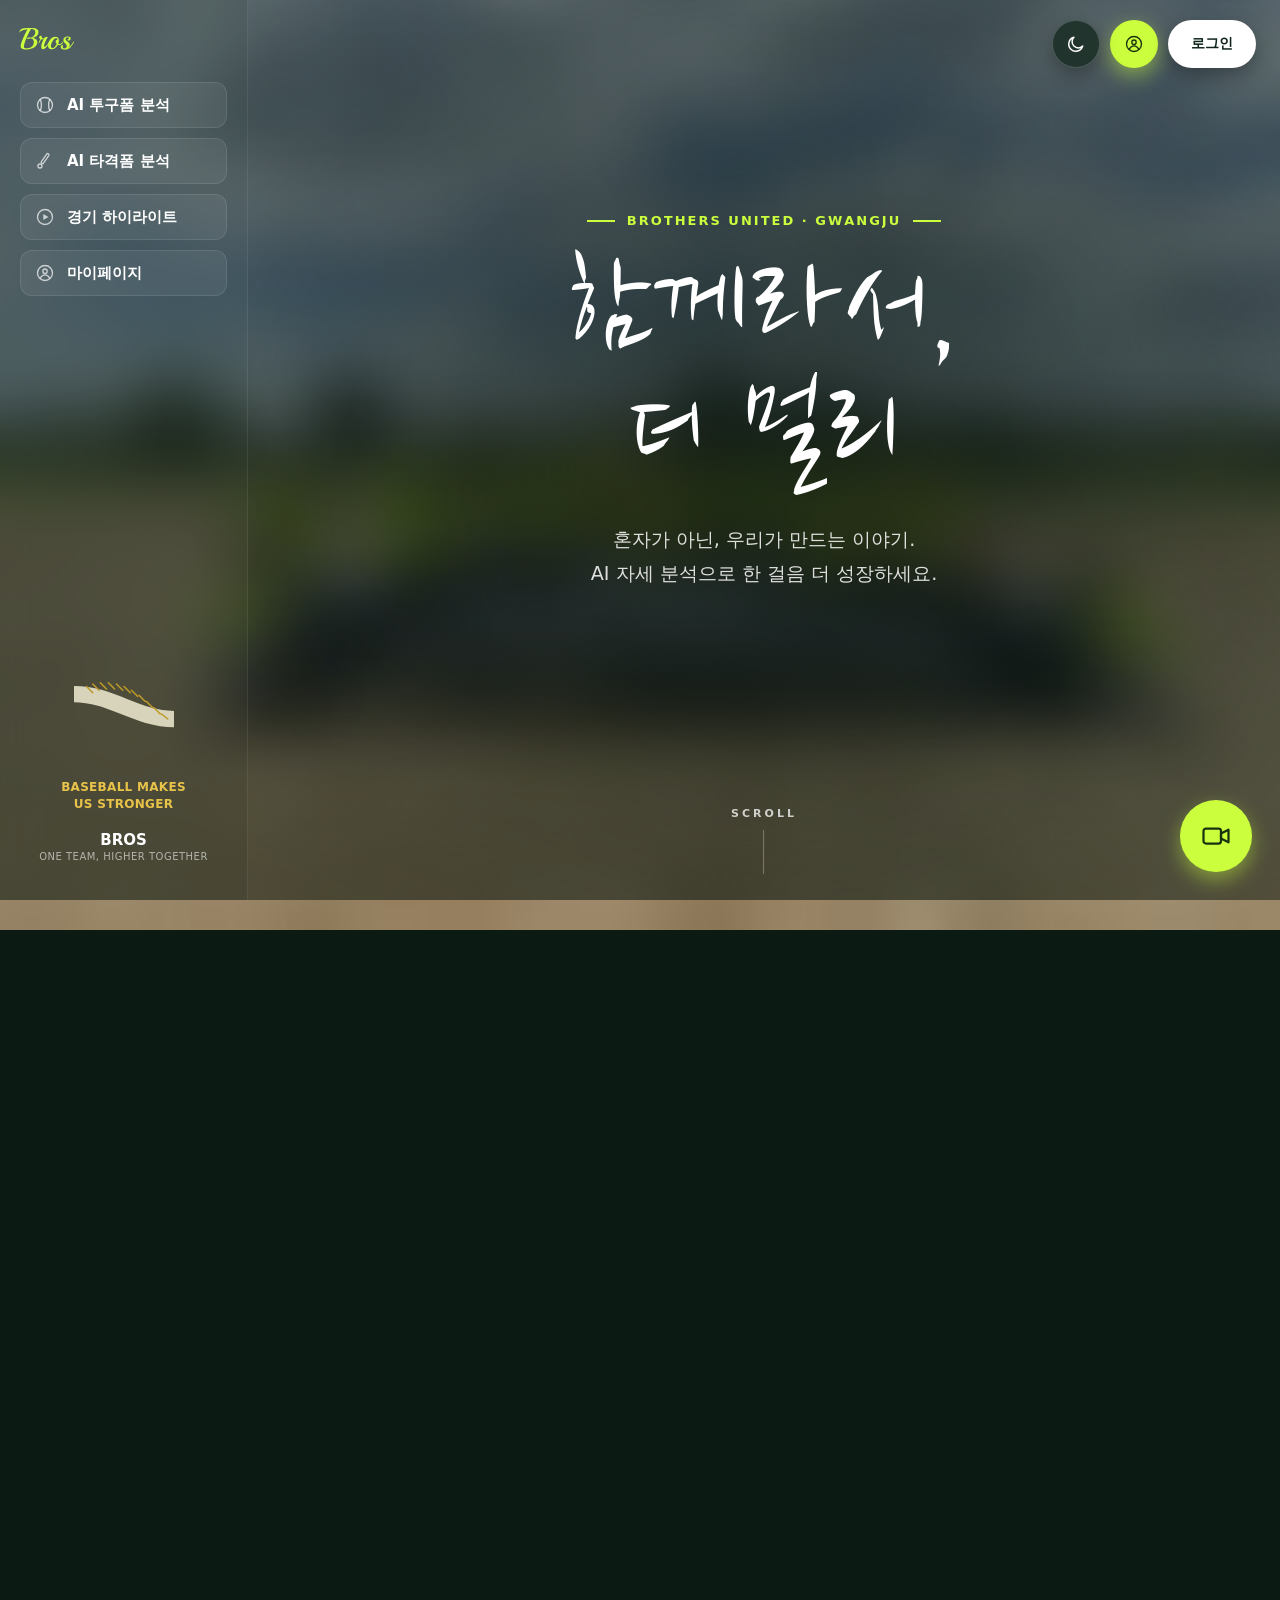
<file: web/Frontend/index.html>
<!doctype html>
<html lang="ko">
<head>
  <meta charset="UTF-8" />
  <meta name="viewport" content="width=device-width, initial-scale=1.0" />
  <title>BROS | AI 야구 분석</title>
  <script>
    // 다크모드 새로고침 시 깜빡임(FOUC) 방지: CSS/본문이 그려지기 전에 저장된 테마를 먼저 적용
    (function () {
      try {
        if (localStorage.getItem("bros-theme") === "dark") {
          document.documentElement.setAttribute("data-theme", "dark");
        }
      } catch (e) {}
    })();
  </script>
  <link rel="preconnect" href="https://fonts.googleapis.com" />
  <link rel="preconnect" href="https://fonts.gstatic.com" crossorigin />
  <link href="https://fonts.googleapis.com/css2?family=Playball&family=Black+Han+Sans&family=Gaegu:wght@700&family=Nanum+Brush+Script&display=swap" rel="stylesheet" />
  <link rel="stylesheet" href="./css/style.css" />
</head>
<body class="page-home">
  <div class="app">
    <div class="overlay" id="overlay"></div>

    <aside class="sidebar" id="sidebar">
      <div class="sidebar__top">
        <button class="icon-btn sidebar__close" id="sidebarClose" aria-label="메뉴 닫기">
          <svg viewBox="0 0 24 24" fill="none" stroke="currentColor" stroke-width="1.8" stroke-linecap="round"><path d="M6 6l12 12M18 6L6 18"/></svg>
        </button>
        <div class="logo">
          <span class="logo__text">Bros</span>
        </div>
      </div>

      <nav class="sidebar__nav" id="sidebarNav"></nav>

      <div class="sidebar__footer">
        <div class="stitch" aria-hidden="true">
          <svg viewBox="0 0 160 160" fill="none">
            <path d="M0 40 C 60 40, 100 80, 160 80" stroke="#E7E3C9" stroke-width="26" stroke-linecap="round"/>
            <g stroke="#C9A227" stroke-width="2.5" stroke-linecap="round">
              <path d="M20 28 l10 10 M30 24 l10 10 M42 22 l10 10 M55 22 l10 10 M68 24 l10 10 M80 28 l10 10 M92 34 l10 10 M104 42 l10 10 M116 52 l10 10 M128 62 l10 10 M140 72 l10 8"/>
            </g>
          </svg>
        </div>
        <p class="sidebar__tagline">BASEBALL MAKES<br />US STRONGER</p>
        <div class="sidebar__brand">
          <span class="sidebar__brand-logo">BROS</span>
          <span class="sidebar__brand-sub">ONE TEAM, HIGHER TOGETHER</span>
        </div>
      </div>
    </aside>

    <div class="main">
      <!-- 홈은 상단바 없이 버튼들만 화면 모서리에 떠 있게 고정 (topbar--floating) -->
      <header class="topbar topbar--floating" id="topbar">
        <div class="topbar__left">
          <button class="icon-btn topbar__menu" id="menuToggle" aria-label="메뉴 열기">
            <svg viewBox="0 0 24 24" fill="none" stroke="currentColor" stroke-width="1.8" stroke-linecap="round"><path d="M4 6h16M4 12h16M4 18h16"/></svg>
          </button>
          <div class="logo logo--mobile">
            <span class="logo__text">Bros</span>
          </div>
        </div>
        <div class="topbar__right">
          <button class="icon-btn icon-btn--ghost" id="themeToggle" type="button" aria-label="다크모드 전환"></button>
          <button class="login-btn" id="loginBtn" type="button">로그인</button>
        </div>
      </header>

      <!-- 첫 화면: 고정된 배경 위에 문구만. 문구는 모두 한 글자씩 써지는 애니메이션 (js/main.js initHeroWriting)
           스크롤하면 이 배경은 그대로 있고, 아래 장면(팀 사진 → 리포트 → 기능 → 3단계)이 하나씩 올라옴 -->
      <section class="home-hero" id="homeHero">
        <div class="home-hero__backdrop" aria-hidden="true"></div>
        <!-- 스크롤할수록 진해져서 위로 올라온 장면이 잘 보이게 함 -->
        <div class="home-hero__dim" aria-hidden="true"></div>
        <div class="home-hero__inner">
          <div class="home-hero__text">
            <!-- data-write-step: 한 글자 쓰는 간격(초). 큰 제목은 천천히, 작은 글씨는 빠르게 -->
            <p class="home-hero__eyebrow" data-write data-write-step="0.03">
              <span class="home-hero__eyebrow-line" aria-hidden="true"></span>
              BROTHERS UNITED · GWANGJU
              <span class="home-hero__eyebrow-line home-hero__eyebrow-line--end" aria-hidden="true"></span>
            </p>
            <h1 class="home-hero__title" data-write data-write-step="0.18">함께라서,<br />더 멀리</h1>
            <p class="home-hero__desc" data-write data-write-step="0.035">혼자가 아닌, 우리가 만드는 이야기.<br />AI 자세 분석으로 한 걸음 더 성장하세요.</p>
          </div>
        </div>
        <a href="#homeTeam" class="home-hero__scroll" aria-label="아래로 스크롤">
          <span>SCROLL</span>
          <span class="home-hero__scroll-line" aria-hidden="true"></span>
        </a>
      </section>

      <!-- 장면 1: 팀 전체 사진(1280x960 가로 사진)이 아래에서 올라와 화면 가운데에 놓임 (위아래·양옆 여백) -->
      <section class="home-scene home-scene--team" id="homeTeam">
        <figure class="home-team-photo" data-reveal>
          <img src="./assets/images/hero-team.jpg" width="1280" height="960" loading="lazy" alt="BROS 야구단 선수들이 CHAMPIONS 현수막을 들고 찍은 단체 사진" />
        </figure>
      </section>

      <main class="content home-content">
        <!-- 장면 2: 오늘의 AI 리포트 -->
        <section class="home-scene">
          <section class="hero" id="homeReport" data-reveal>
            <div class="hero__text">
              <p class="hero__eyebrow">AI가 만들어주는 더 나은 야구</p>
              <h2 class="hero__title">오늘의 AI 리포트</h2>
              <p class="hero__desc">당신의 영상을 분석해, 더 나은 선수를 위한 인사이트를 제공합니다.</p>
            </div>
          </section>

          <!-- 투수/타자 탭 + 분석 유형 / 분석 상태 / 최근 분석 / 측정 지표 + AI 코멘트 + 버튼 -->
          <div class="report-tabs" id="reportTabs" data-reveal data-reveal-offset="40">
            <button type="button" class="report-tab report-tab--active" data-type="pitching">투수</button>
            <button type="button" class="report-tab" data-type="batting">타자</button>
          </div>
          <section id="reportOverviewSlot" data-reveal data-reveal-offset="80"></section>
        </section>

        <!-- 장면 3: 기능 메뉴 4개(카드가 하나씩 순서대로 올라옴) + 3단계 안내를 한 화면에 -->
        <section class="home-scene home-scene--last">
          <section class="feature-grid" id="featureGrid"></section>

          <section class="how-bar" id="howBar" data-reveal>
            <div class="how-bar__brand">
              <span class="how-bar__logo">BROS</span>
              <p class="how-bar__title">3단계로 만나는 AI 야구 분석</p>
            </div>
          </section>
        </section>

      </main>
    </div>
  </div>

  <!-- 오른쪽 하단 플로팅 버튼: 클릭하면 "동영상 업로드" / "바로 촬영" 두 메뉴가 위로 펼쳐짐 -->
  <div class="fab-wrap" id="fabWrap">
    <button class="fab" id="fabToggle" type="button" aria-haspopup="true" aria-expanded="false" aria-label="영상 추가">
      <svg viewBox="0 0 24 24" fill="none" stroke="currentColor" stroke-width="1.8" stroke-linecap="round" stroke-linejoin="round"><rect x="2" y="6" width="14" height="12" rx="2"/><path d="M16 10l6-3v10l-6-3z"/></svg>
    </button>
    <div class="fab-menu" id="fabMenu">
      <button class="fab-menu__item" id="fabUpload" type="button">
        <span class="fab-menu__icon"><svg viewBox="0 0 24 24" fill="none" stroke="currentColor" stroke-width="1.8" stroke-linecap="round" stroke-linejoin="round"><path d="M12 16V4M7 9l5-5 5 5"/><path d="M4 16v3a2 2 0 0 0 2 2h12a2 2 0 0 0 2-2v-3"/></svg></span>
        <span>동영상 업로드</span>
      </button>
      <button class="fab-menu__item" id="fabRecord" type="button">
        <span class="fab-menu__icon"><svg viewBox="0 0 24 24" fill="none" stroke="currentColor" stroke-width="1.8" stroke-linecap="round" stroke-linejoin="round"><rect x="3" y="6" width="13" height="12" rx="2"/><path d="M16 10l5-3v10l-5-3z"/></svg></span>
        <span>바로 촬영</span>
      </button>
    </div>
  </div>

  <!-- 분석 종류 선택 모달 (업로드/촬영 공용) -->
  <div class="modal-overlay" id="typeModalOverlay" hidden>
    <div class="modal" role="dialog" aria-modal="true" aria-labelledby="typeModalTitle">
      <div class="modal__head">
        <h3 class="modal__title" id="typeModalTitle">분석 종류를 선택하세요</h3>
        <button class="modal__close" id="typeModalClose" type="button" aria-label="닫기">
          <svg viewBox="0 0 24 24" fill="none" stroke="currentColor" stroke-width="1.8" stroke-linecap="round"><path d="M6 6l12 12M18 6L6 18"/></svg>
        </button>
      </div>
      <div class="modal__options" id="typeModalOptions"></div>
    </div>
  </div>

  <!-- 갤러리에서 영상을 선택하기 위한 숨김 파일 입력 -->
  <input type="file" id="videoFileInput" accept="video/mp4,video/quicktime,video/webm,video/*" hidden />

  <!-- 카메라 촬영 모달 -->
  <div class="modal-overlay" id="cameraModalOverlay" hidden>
    <div class="modal modal--camera" role="dialog" aria-modal="true" aria-labelledby="cameraModalTitle">
      <div class="modal__head">
        <h3 class="modal__title" id="cameraModalTitle">영상 촬영</h3>
        <button class="modal__close" id="cameraModalClose" type="button" aria-label="닫기">
          <svg viewBox="0 0 24 24" fill="none" stroke="currentColor" stroke-width="1.8" stroke-linecap="round"><path d="M6 6l12 12M18 6L6 18"/></svg>
        </button>
      </div>
      <div class="camera">
        <video class="camera__preview" id="cameraPreview" autoplay playsinline muted></video>
        <video class="camera__preview" id="cameraPlayback" playsinline hidden controls></video>
        <p class="camera__status" id="cameraStatus"></p>
        <div class="camera__controls" id="cameraControlsIdle">
          <button class="btn btn--ghost" id="cameraCancelBtn" type="button">촬영 취소</button>
          <button class="btn btn--primary" id="cameraStartBtn" type="button">촬영 시작</button>
        </div>
        <div class="camera__controls" id="cameraControlsRecording" hidden>
          <button class="btn btn--primary" id="cameraStopBtn" type="button">촬영 중지</button>
        </div>
        <div class="camera__controls" id="cameraControlsPreview" hidden>
          <button class="btn btn--ghost" id="cameraRetakeBtn" type="button">다시 촬영</button>
          <button class="btn btn--primary" id="cameraUseBtn" type="button">이 영상 사용</button>
        </div>
      </div>
    </div>
  </div>

  <!-- 업로드/촬영 검증 실패 등 짧은 안내 메시지 -->
  <div class="toast" id="toast" role="status" aria-live="polite"></div>

  <script src="./js/types.js"></script>
  <script src="./js/data.js"></script>
  <script src="./js/render.js"></script>
  <script src="./js/api.js"></script>
  <script src="./js/analysis.js"></script>
  <script src="./js/capture.js"></script>
  <script src="./js/shell.js"></script>
  <script src="./js/main.js"></script>
</body>
</html>
</file>
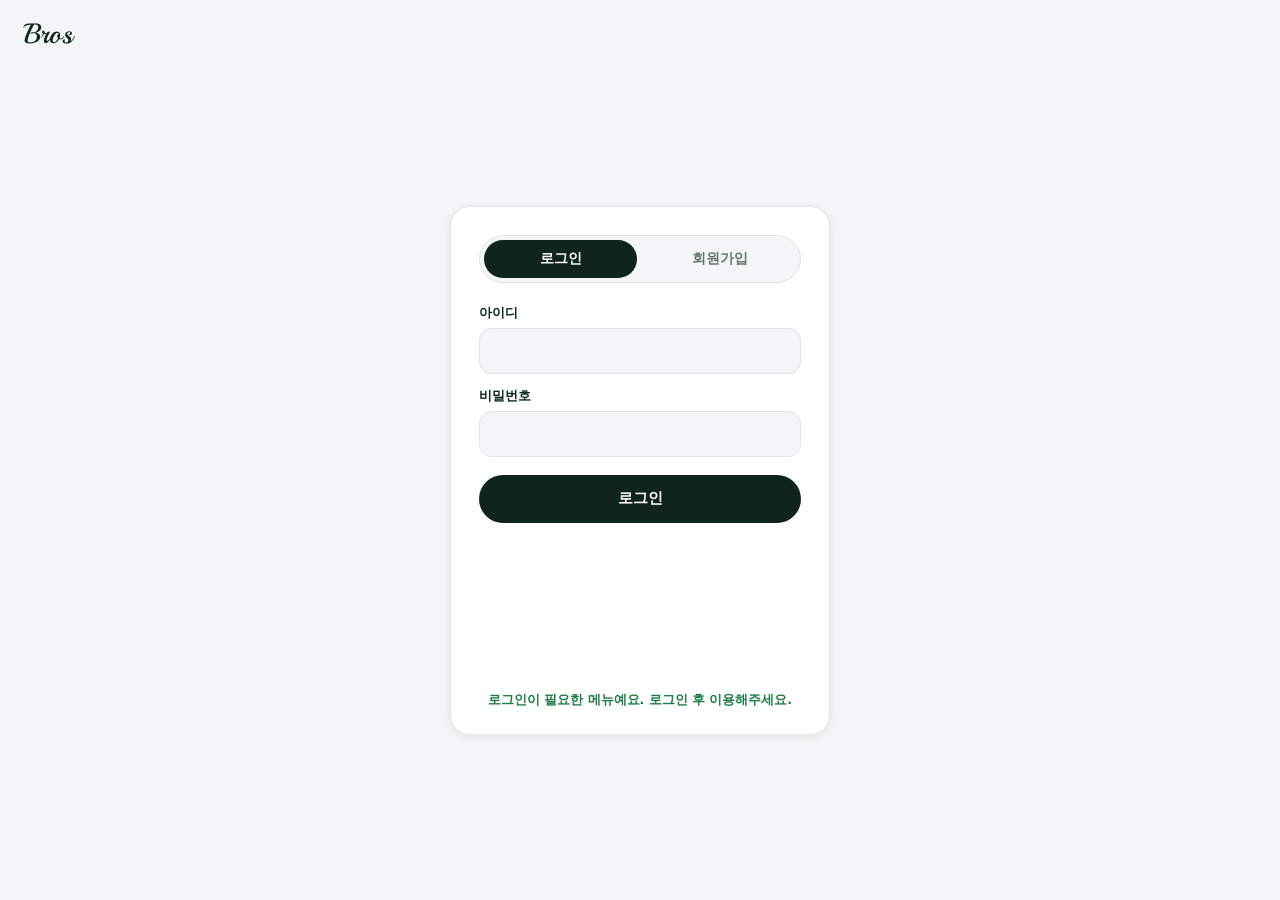
<file: web/Frontend/account.html>
<!doctype html>
<html lang="ko">
<head>
  <meta charset="UTF-8" />
  <meta name="viewport" content="width=device-width, initial-scale=1.0" />
  <title>내 정보 | BROS</title>
  <script>
    (function () {
      try {
        if (localStorage.getItem("bros-theme") === "dark") {
          document.documentElement.setAttribute("data-theme", "dark");
        }
      } catch (e) {}
    })();
  </script>
  <link rel="preconnect" href="https://fonts.googleapis.com" />
  <link rel="preconnect" href="https://fonts.gstatic.com" crossorigin />
  <link href="https://fonts.googleapis.com/css2?family=Playball&family=Black+Han+Sans&family=Gaegu:wght@700&display=swap" rel="stylesheet" />
  <link rel="stylesheet" href="./css/style.css" />
</head>
<body data-page="account">
  <div class="app">
    <div class="overlay" id="overlay"></div>

    <aside class="sidebar" id="sidebar">
      <div class="sidebar__top">
        <button class="icon-btn sidebar__close" id="sidebarClose" aria-label="메뉴 닫기">
          <svg viewBox="0 0 24 24" fill="none" stroke="currentColor" stroke-width="1.8" stroke-linecap="round"><path d="M6 6l12 12M18 6L6 18"/></svg>
        </button>
        <a href="./index.html" class="logo">
          <span class="logo__text">Bros</span>
        </a>
      </div>

      <nav class="sidebar__nav" id="sidebarNav"></nav>

      <div class="sidebar__footer">
        <div class="stitch" aria-hidden="true">
          <svg viewBox="0 0 160 160" fill="none">
            <path d="M0 40 C 60 40, 100 80, 160 80" stroke="#E7E3C9" stroke-width="26" stroke-linecap="round"/>
            <g stroke="#C9A227" stroke-width="2.5" stroke-linecap="round">
              <path d="M20 28 l10 10 M30 24 l10 10 M42 22 l10 10 M55 22 l10 10 M68 24 l10 10 M80 28 l10 10 M92 34 l10 10 M104 42 l10 10 M116 52 l10 10 M128 62 l10 10 M140 72 l10 8"/>
            </g>
          </svg>
        </div>
        <p class="sidebar__tagline">BASEBALL MAKES<br />US STRONGER</p>
        <div class="sidebar__brand">
          <span class="sidebar__brand-logo">BROS</span>
          <span class="sidebar__brand-sub">ONE TEAM, HIGHER TOGETHER</span>
        </div>
      </div>
    </aside>

    <div class="main">
      <header class="topbar topbar--solid" id="topbar">
        <div class="topbar__left">
          <button class="icon-btn topbar__menu" id="menuToggle" aria-label="메뉴 열기">
            <svg viewBox="0 0 24 24" fill="none" stroke="currentColor" stroke-width="1.8" stroke-linecap="round"><path d="M4 6h16M4 12h16M4 18h16"/></svg>
          </button>
          <a href="./index.html" class="logo logo--mobile">
            <span class="logo__text">Bros</span>
          </a>
        </div>
        <div class="topbar__title" id="topbarTitle">
          <span class="topbar__title-mark">B</span>
          <span class="topbar__title-text">내 정보</span>
        </div>
        <div class="topbar__right">
          <button class="icon-btn icon-btn--ghost" id="themeToggle" type="button" aria-label="다크모드 전환"></button>
          <button class="login-btn" id="loginBtn" type="button">로그인</button>
        </div>
      </header>

      <main class="content">
        <div class="page-header">
          <a href="./mypage.html" class="page-back">
            <svg viewBox="0 0 24 24" fill="none" stroke="currentColor" stroke-width="2" stroke-linecap="round" stroke-linejoin="round"><path d="M15 6l-6 6 6 6"/></svg>
            마이페이지로
          </a>
          <h1 class="page-header__title">내 정보</h1>
          <p class="page-header__desc">프로필 사진과 계정 정보를 확인하고, 비밀번호를 바꿀 수 있어요.</p>
        </div>

        <div class="page-card">
          <div class="profile-card">
            <!-- 누르면 사진 선택 창이 열림 (js/profile.js) -->
            <button type="button" class="profile-card__avatar profile-card__avatar--button" id="avatarBtn" aria-label="프로필 사진 변경">
              <svg class="profile-card__avatar-icon" viewBox="0 0 24 24" fill="none" stroke="currentColor" stroke-width="1.8" stroke-linecap="round" stroke-linejoin="round"><circle cx="12" cy="8" r="3.2"/><path d="M5 20c1.2-3.4 4-5 7-5s5.8 1.6 7 5"/></svg>
              <img class="profile-card__avatar-img" id="avatarImg" alt="" hidden />
              <span class="profile-card__avatar-badge" aria-hidden="true">
                <svg viewBox="0 0 24 24" fill="none" stroke="currentColor" stroke-width="2" stroke-linecap="round" stroke-linejoin="round"><path d="M4 8h3l2-2.5h6L17 8h3v11H4z"/><circle cx="12" cy="13" r="3.2"/></svg>
              </span>
            </button>
            <input type="file" id="avatarInput" accept="image/jpeg,image/png,image/webp,image/gif" hidden />
            <div class="profile-card__info">
              <p class="profile-card__name" id="profileName">회원님</p>
              <p class="profile-card__meta" id="profileMeta">BROS 회원</p>
            </div>
            <!-- 관리자 계정에게만 보임 (js/profile.js) -->
            <a href="./admin.html" class="profile-card__logout profile-card__admin" id="adminLink" hidden>회원 승인 관리</a>
            <button type="button" class="profile-card__logout" id="logoutBtn">로그아웃</button>
          </div>
        </div>

        <div class="page-card">
          <h2 class="page-card__title">
            <svg viewBox="0 0 24 24" fill="none" stroke="currentColor" stroke-width="1.6" stroke-linecap="round" stroke-linejoin="round"><circle cx="12" cy="8" r="3.2"/><path d="M5 20c1.2-3.4 4-5 7-5s5.8 1.6 7 5"/></svg>
            내 정보
          </h2>
          <!-- js/profile.js 가 GET /api/auth/me 응답으로 채움 -->
          <dl class="info-list" id="accountInfo">
            <div class="info-list__row">
              <dt>프로필 사진</dt>
              <dd class="info-list__actions">
                <button type="button" class="info-action" id="avatarChangeBtn">사진 변경</button>
                <button type="button" class="info-action" id="avatarDeleteBtn" hidden>삭제</button>
              </dd>
            </div>
            <div class="info-list__row"><dt>이름</dt><dd data-field="name">-</dd></div>
            <div class="info-list__row"><dt>아이디</dt><dd data-field="username">-</dd></div>
            <div class="info-list__row">
              <dt>비밀번호</dt>
              <dd class="info-list__actions">
                <span class="info-list__secret" aria-label="비밀번호는 표시하지 않음">••••••••</span>
                <a href="./password.html" class="info-action">비밀번호 변경</a>
              </dd>
            </div>
            <div class="info-list__row"><dt>회원 구분</dt><dd data-field="role">-</dd></div>
            <div class="info-list__row"><dt>가입 상태</dt><dd data-field="status">-</dd></div>
            <div class="info-list__row"><dt>가입일</dt><dd data-field="createdAt">-</dd></div>
            <div class="info-list__row"><dt>승인일</dt><dd data-field="reviewedAt">-</dd></div>
          </dl>
        </div>

      </main>
    </div>
  </div>

  <div class="toast" id="toast" role="status" aria-live="polite"></div>

  <script src="./js/types.js"></script>
  <script src="./js/data.js"></script>
  <script src="./js/render.js"></script>
  <script src="./js/api.js"></script>
  <script src="./js/shell.js"></script>
  <script src="./js/profile.js"></script>
  <script>
    document.addEventListener("DOMContentLoaded", () => {
      if (!window.BROS.shell.requireLogin()) return;
      // 마이페이지의 하위 화면이라 사이드바/상단바에서는 마이페이지를 활성으로 표시
      window.BROS.shell.init("mypage");
      window.BROS.profile.init();
    });
  </script>
</body>
</html>
</file>
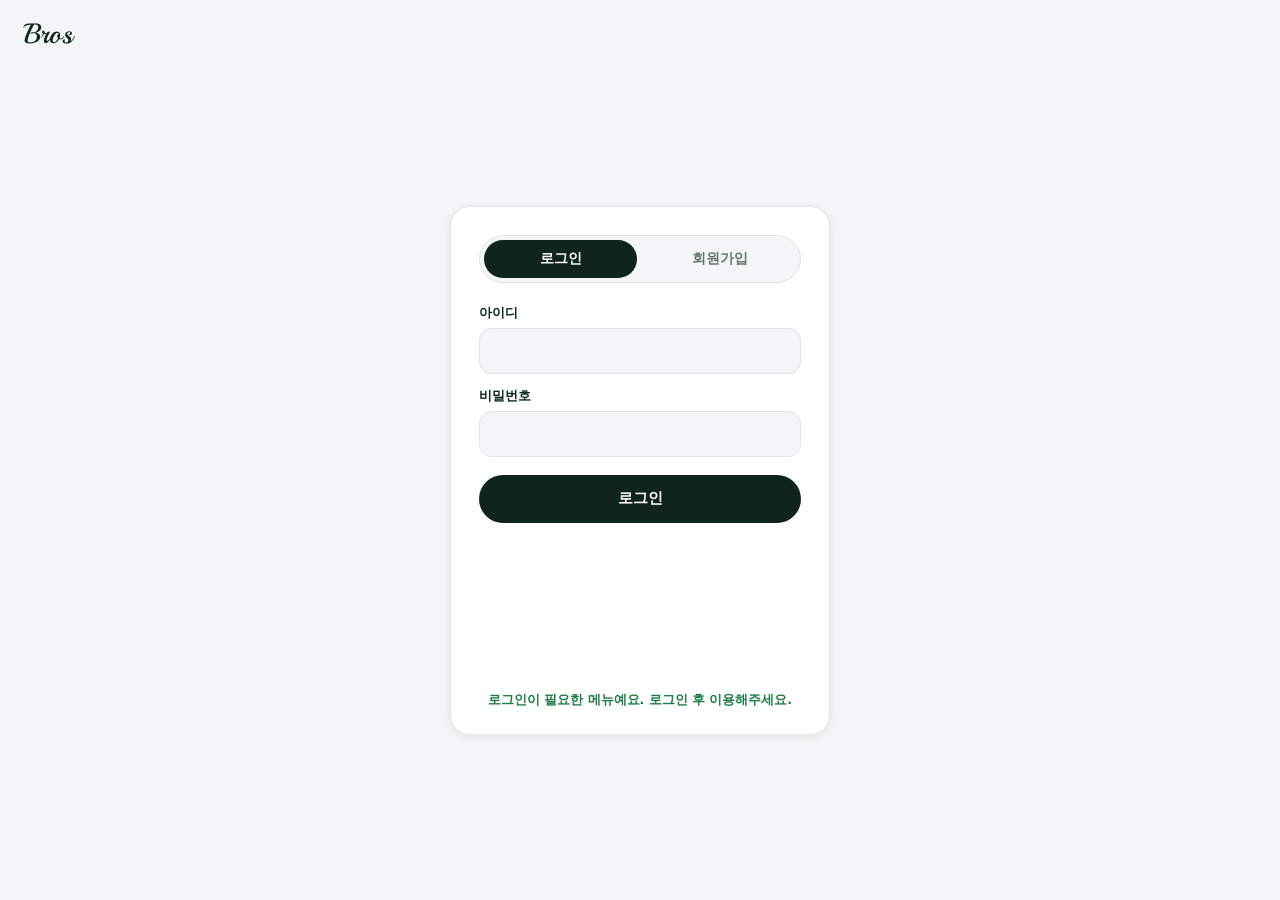
<file: web/Frontend/admin.html>
<!doctype html>
<html lang="ko">
<head>
  <meta charset="UTF-8" />
  <meta name="viewport" content="width=device-width, initial-scale=1.0" />
  <title>관리자 | BROS</title>
  <script>
    (function () {
      try {
        if (localStorage.getItem("bros-theme") === "dark") {
          document.documentElement.setAttribute("data-theme", "dark");
        }
      } catch (e) {}
    })();
  </script>
  <link rel="preconnect" href="https://fonts.googleapis.com" />
  <link rel="preconnect" href="https://fonts.gstatic.com" crossorigin />
  <link href="https://fonts.googleapis.com/css2?family=Playball&family=Black+Han+Sans&family=Gaegu:wght@700&display=swap" rel="stylesheet" />
  <link rel="stylesheet" href="./css/style.css" />
</head>
<body data-page="admin">
  <div class="app">
    <div class="overlay" id="overlay"></div>

    <aside class="sidebar" id="sidebar">
      <div class="sidebar__top">
        <button class="icon-btn sidebar__close" id="sidebarClose" aria-label="메뉴 닫기">
          <svg viewBox="0 0 24 24" fill="none" stroke="currentColor" stroke-width="1.8" stroke-linecap="round"><path d="M6 6l12 12M18 6L6 18"/></svg>
        </button>
        <a href="./index.html" class="logo">
          <span class="logo__text">Bros</span>
        </a>
      </div>

      <nav class="sidebar__nav" id="sidebarNav"></nav>

      <div class="sidebar__footer">
        <div class="stitch" aria-hidden="true">
          <svg viewBox="0 0 160 160" fill="none">
            <path d="M0 40 C 60 40, 100 80, 160 80" stroke="#E7E3C9" stroke-width="26" stroke-linecap="round"/>
            <g stroke="#C9A227" stroke-width="2.5" stroke-linecap="round">
              <path d="M20 28 l10 10 M30 24 l10 10 M42 22 l10 10 M55 22 l10 10 M68 24 l10 10 M80 28 l10 10 M92 34 l10 10 M104 42 l10 10 M116 52 l10 10 M128 62 l10 10 M140 72 l10 8"/>
            </g>
          </svg>
        </div>
        <p class="sidebar__tagline">BASEBALL MAKES<br />US STRONGER</p>
        <div class="sidebar__brand">
          <span class="sidebar__brand-logo">BROS</span>
          <span class="sidebar__brand-sub">ONE TEAM, HIGHER TOGETHER</span>
        </div>
      </div>
    </aside>

    <div class="main">
      <header class="topbar topbar--solid" id="topbar">
        <div class="topbar__left">
          <button class="icon-btn topbar__menu" id="menuToggle" aria-label="메뉴 열기">
            <svg viewBox="0 0 24 24" fill="none" stroke="currentColor" stroke-width="1.8" stroke-linecap="round"><path d="M4 6h16M4 12h16M4 18h16"/></svg>
          </button>
          <a href="./index.html" class="logo logo--mobile">
            <span class="logo__text">Bros</span>
          </a>
        </div>
        <div class="topbar__title" id="topbarTitle">
          <span class="topbar__title-mark">B</span>
          <span class="topbar__title-text">관리자</span>
        </div>
        <div class="topbar__right">
          <button class="icon-btn icon-btn--ghost" id="themeToggle" type="button" aria-label="다크모드 전환"></button>
          <button class="login-btn" id="loginBtn" type="button">로그인</button>
        </div>
      </header>

      <main class="content">
        <div class="page-header">
          <p class="page-header__eyebrow">관리자 전용</p>
          <h1 class="page-header__title">관리자</h1>
          <p class="page-header__desc">가입 신청을 승인하고, 경기 하이라이트를 등록할 수 있어요.</p>
        </div>

        <!-- 위쪽 탭: 회원 승인 / 하이라이트 관리 (js/admin.js) -->
        <div class="report-tabs admin-tabs" id="adminTabs" role="tablist" aria-label="관리 메뉴">
          <button type="button" class="report-tab report-tab--active" data-panel="users">회원 승인</button>
          <button type="button" class="report-tab" data-panel="highlights">하이라이트 관리</button>
        </div>

        <!-- 회원 승인 -->
        <div id="usersPanel">
          <div class="page-card">
            <div class="admin-filter" id="adminFilter" role="tablist" aria-label="회원 상태">
              <button type="button" class="admin-filter__btn admin-filter__btn--active" data-status="PENDING">승인 대기</button>
              <button type="button" class="admin-filter__btn" data-status="APPROVED">승인됨</button>
              <button type="button" class="admin-filter__btn" data-status="REJECTED">거절됨</button>
              <button type="button" class="admin-filter__btn" data-status="">전체</button>
            </div>
            <!-- js/admin.js 가 회원 목록을 그림 -->
            <div class="record-list" id="adminUserList"></div>
          </div>
        </div>

        <!-- 하이라이트 관리 (js/admin-highlight.js). 하이라이트 페이지에는 가장 최근 날짜의 경기가 보임 -->
        <div id="highlightsPanel" hidden>
          <div class="page-card">
            <h2 class="page-card__title">경기 등록</h2>
            <form class="admin-form" id="gameForm">
              <label class="auth-field">
                <span>경기 날짜</span>
                <input type="date" name="gameDate" required />
              </label>
              <label class="auth-field">
                <span>상대 팀</span>
                <input type="text" name="opponent" maxlength="100" placeholder="예: 한빛 타이거즈" required />
              </label>
              <label class="auth-field">
                <span>점수</span>
                <input type="text" name="score" maxlength="50" placeholder="예: BROS 7 : 3" required />
              </label>
              <button type="submit" class="admin-form__submit">경기 추가</button>
            </form>
          </div>

          <div class="page-card">
            <h2 class="page-card__title">경기 목록</h2>
            <div class="record-list" id="adminGameList"></div>
          </div>

          <!-- 경기 목록에서 "장면 관리" 를 누르면 보임 -->
          <div class="page-card" id="clipCard" hidden>
            <h2 class="page-card__title" id="clipCardTitle">장면 관리</h2>
            <form class="admin-form" id="clipForm">
              <label class="auth-field">
                <span>분류</span>
                <select name="category" required>
                  <option value="batting">타격 장면</option>
                  <option value="defense">수비 플레이</option>
                  <option value="highlight">주요 플레이</option>
                </select>
              </label>
              <label class="auth-field">
                <span>장면 이름</span>
                <input type="text" name="actionLabel" maxlength="100" placeholder="예: 5회 솔로 홈런" required />
              </label>
              <label class="auth-field">
                <span>영상 시간</span>
                <input type="text" name="timestamp" placeholder="예: 00:34:02" pattern="\d{1,2}:\d{2}:\d{2}" required />
              </label>
              <label class="auth-field admin-form__wide">
                <span>영상 주소 (선택)</span>
                <input type="url" name="clipUrl" maxlength="500" placeholder="https://..." />
              </label>
              <button type="submit" class="admin-form__submit">장면 추가</button>
            </form>
            <div class="record-list admin-clip-list" id="adminClipList"></div>
          </div>
        </div>

      </main>
    </div>
  </div>

  <div class="toast" id="toast" role="status" aria-live="polite"></div>

  <script src="./js/types.js"></script>
  <script src="./js/data.js"></script>
  <script src="./js/render.js"></script>
  <script src="./js/api.js"></script>
  <script src="./js/shell.js"></script>
  <script src="./js/admin.js"></script>
  <script src="./js/admin-highlight.js"></script>
</body>
</html>
</file>
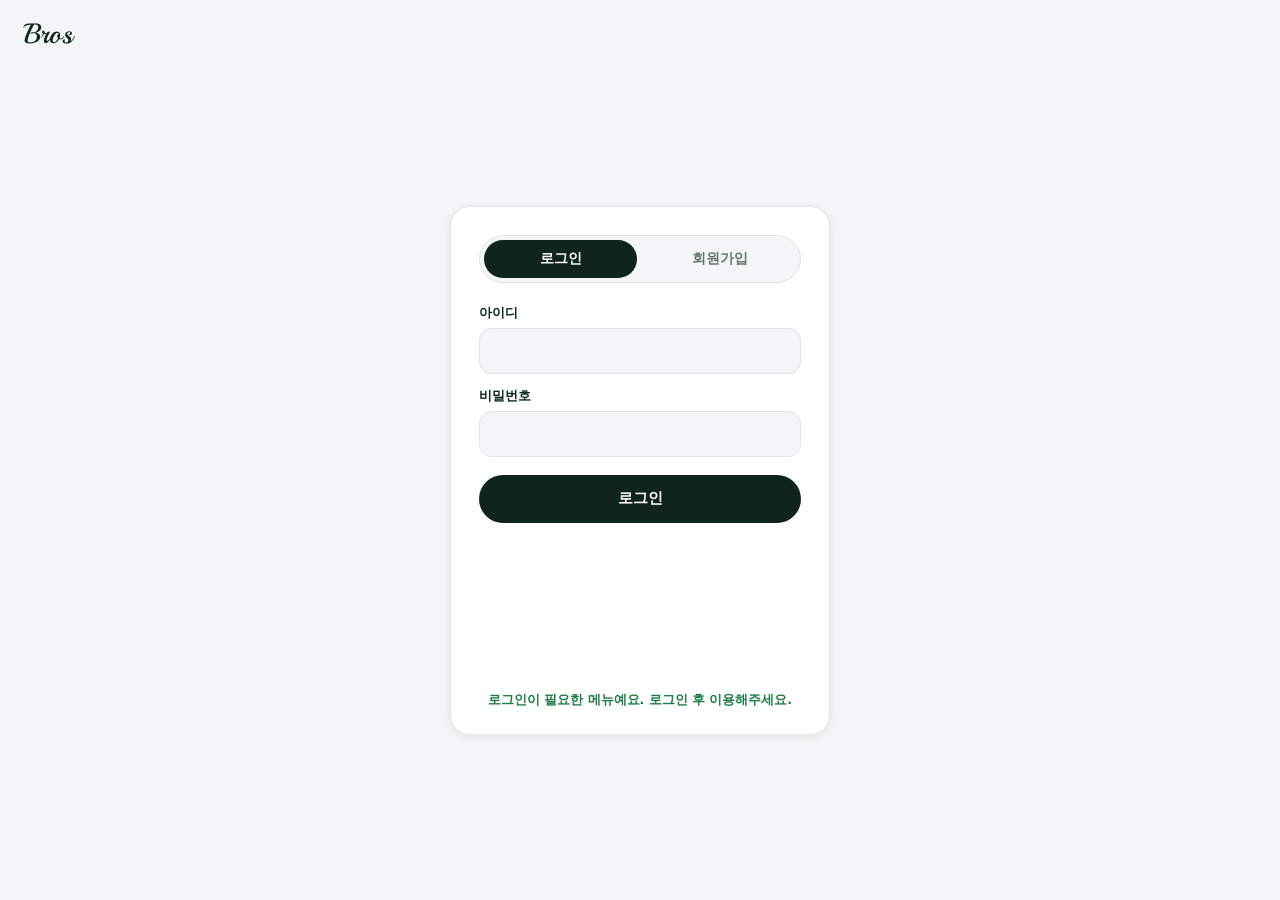
<file: web/Frontend/batting.html>
<!doctype html>
<html lang="ko">
<head>
  <meta charset="UTF-8" />
  <meta name="viewport" content="width=device-width, initial-scale=1.0" />
  <title>AI 타격폼 분석 | BROS</title>
  <script>
    (function () {
      try {
        if (localStorage.getItem("bros-theme") === "dark") {
          document.documentElement.setAttribute("data-theme", "dark");
        }
      } catch (e) {}
    })();
  </script>
  <link rel="preconnect" href="https://fonts.googleapis.com" />
  <link rel="preconnect" href="https://fonts.gstatic.com" crossorigin />
  <link href="https://fonts.googleapis.com/css2?family=Playball&family=Black+Han+Sans&family=Gaegu:wght@700&display=swap" rel="stylesheet" />
  <link rel="stylesheet" href="./css/style.css" />
</head>
<body data-page="batting">
  <div class="app">
    <div class="overlay" id="overlay"></div>

    <aside class="sidebar" id="sidebar">
      <div class="sidebar__top">
        <button class="icon-btn sidebar__close" id="sidebarClose" aria-label="메뉴 닫기">
          <svg viewBox="0 0 24 24" fill="none" stroke="currentColor" stroke-width="1.8" stroke-linecap="round"><path d="M6 6l12 12M18 6L6 18"/></svg>
        </button>
        <a href="./index.html" class="logo">
          <span class="logo__text">Bros</span>
        </a>
      </div>

      <nav class="sidebar__nav" id="sidebarNav"></nav>

      <div class="sidebar__footer">
        <div class="stitch" aria-hidden="true">
          <svg viewBox="0 0 160 160" fill="none">
            <path d="M0 40 C 60 40, 100 80, 160 80" stroke="#E7E3C9" stroke-width="26" stroke-linecap="round"/>
            <g stroke="#C9A227" stroke-width="2.5" stroke-linecap="round">
              <path d="M20 28 l10 10 M30 24 l10 10 M42 22 l10 10 M55 22 l10 10 M68 24 l10 10 M80 28 l10 10 M92 34 l10 10 M104 42 l10 10 M116 52 l10 10 M128 62 l10 10 M140 72 l10 8"/>
            </g>
          </svg>
        </div>
        <p class="sidebar__tagline">BASEBALL MAKES<br />US STRONGER</p>
        <div class="sidebar__brand">
          <span class="sidebar__brand-logo">BROS</span>
          <span class="sidebar__brand-sub">ONE TEAM, HIGHER TOGETHER</span>
        </div>
      </div>
    </aside>

    <div class="main">
      <header class="topbar topbar--solid" id="topbar">
        <div class="topbar__left">
          <button class="icon-btn topbar__menu" id="menuToggle" aria-label="메뉴 열기">
            <svg viewBox="0 0 24 24" fill="none" stroke="currentColor" stroke-width="1.8" stroke-linecap="round"><path d="M4 6h16M4 12h16M4 18h16"/></svg>
          </button>
          <a href="./index.html" class="logo logo--mobile">
            <span class="logo__text">Bros</span>
          </a>
        </div>
        <div class="topbar__title" id="topbarTitle">
          <span class="topbar__title-mark">B</span>
          <span class="topbar__title-text">AI 타격폼 분석</span>
        </div>
        <div class="topbar__right">
          <button class="icon-btn icon-btn--ghost" id="themeToggle" type="button" aria-label="다크모드 전환"></button>
          <button class="login-btn" id="loginBtn" type="button">로그인</button>
        </div>
      </header>

      <main class="content">
        <div class="page-header">
          <p class="page-header__eyebrow">영상으로 측정하는 나의 스윙 동작</p>
          <h1 class="page-header__title">AI 타격폼 분석</h1>
          <p class="page-header__desc">타격 영상을 올리면 AI가 신체 좌표를 추출해 관절 각도·동작 순서·움직임을 수치로 기록하고, 이전 영상과 비교할 수 있게 보여드려요.</p>
        </div>

        <div class="page-card">
          <div class="quick-action">
            <div class="quick-action__text">
              <p class="quick-action__title">지금 바로 분석 시작하기</p>
              <p class="quick-action__desc">갤러리에서 타격 영상을 선택하거나, 카메라로 바로 촬영할 수 있어요.</p>
            </div>
            <div class="quick-action__buttons">
              <button type="button" class="quick-action__btn quick-action__btn--primary" id="quickUploadBtn">
                <svg viewBox="0 0 24 24" fill="none" stroke="currentColor" stroke-width="1.8" stroke-linecap="round" stroke-linejoin="round"><path d="M12 16V4M7 9l5-5 5 5"/><path d="M4 16v3a2 2 0 0 0 2 2h12a2 2 0 0 0 2-2v-3"/></svg>
                동영상 업로드
              </button>
              <button type="button" class="quick-action__btn quick-action__btn--ghost" id="quickRecordBtn">
                <svg viewBox="0 0 24 24" fill="none" stroke="currentColor" stroke-width="1.8" stroke-linecap="round" stroke-linejoin="round"><rect x="3" y="6" width="13" height="12" rx="2"/><path d="M16 10l5-3v10l-5-3z"/></svg>
                바로 촬영
              </button>
            </div>
          </div>
        </div>


        <div class="page-card">
          <h2 class="page-card__title">
            <svg viewBox="0 0 24 24" fill="none" stroke="currentColor" stroke-width="1.6" stroke-linecap="round" stroke-linejoin="round"><rect x="10.6" y="2" width="3" height="14" rx="1.5" transform="rotate(35 12 9)"/><circle cx="6" cy="18" r="2.4"/></svg>
            최근 분석 결과
          </h2>
          <!-- AI 분석 진행 상황/결과가 표시되는 자리 (js/analysis.js). 분석 기록이 없으면 아래 빈 상태가 그대로 보임 -->
          <div id="analysisResultSlot">
            <div class="empty-state">
              <span class="empty-state__icon">
                <svg viewBox="0 0 24 24" fill="none" stroke="currentColor" stroke-width="1.6" stroke-linecap="round" stroke-linejoin="round"><path d="M6 3h9l3 3v15H6z"/><path d="M9 12h6M9 16h6M9 8h3"/></svg>
              </span>
              <p class="empty-state__title">아직 분석한 타격 영상이 없어요</p>
              <p class="empty-state__desc">위 버튼으로 첫 영상을 올리면, 분석이 끝나는 대로 아래에 리포트가 표시됩니다.</p>
              <button type="button" class="report-sample-btn" data-report-sample>예시 리포트 보기</button>
            </div>
          </div>
        </div>

        <!-- 타격 분석 리포트 (js/report.js 가 그림: 제목·메타 + 영상(재생속도·관절 점) + 동작 단계 타임라인 → 핵심 지표 4개 + AI 분석 요약 → 상세 분석 탭 → 안내) -->
        <div class="analysis-report" id="analysisReport" hidden></div>

      </main>
    </div>
  </div>

  <!-- 오른쪽 하단 플로팅 버튼: 클릭하면 "동영상 업로드" / "바로 촬영" 두 메뉴가 위로 펼쳐짐 -->
  <div class="fab-wrap" id="fabWrap">
    <button class="fab" id="fabToggle" type="button" aria-haspopup="true" aria-expanded="false" aria-label="영상 추가">
      <svg viewBox="0 0 24 24" fill="none" stroke="currentColor" stroke-width="1.8" stroke-linecap="round" stroke-linejoin="round"><rect x="2" y="6" width="14" height="12" rx="2"/><path d="M16 10l6-3v10l-6-3z"/></svg>
    </button>
    <div class="fab-menu" id="fabMenu">
      <button class="fab-menu__item" id="fabUpload" type="button">
        <span class="fab-menu__icon"><svg viewBox="0 0 24 24" fill="none" stroke="currentColor" stroke-width="1.8" stroke-linecap="round" stroke-linejoin="round"><path d="M12 16V4M7 9l5-5 5 5"/><path d="M4 16v3a2 2 0 0 0 2 2h12a2 2 0 0 0 2-2v-3"/></svg></span>
        <span>동영상 업로드</span>
      </button>
      <button class="fab-menu__item" id="fabRecord" type="button">
        <span class="fab-menu__icon"><svg viewBox="0 0 24 24" fill="none" stroke="currentColor" stroke-width="1.8" stroke-linecap="round" stroke-linejoin="round"><rect x="3" y="6" width="13" height="12" rx="2"/><path d="M16 10l5-3v10l-5-3z"/></svg></span>
        <span>바로 촬영</span>
      </button>
    </div>
  </div>

  <!-- 분석 종류 선택 모달 (업로드/촬영 공용) -->
  <div class="modal-overlay" id="typeModalOverlay" hidden>
    <div class="modal" role="dialog" aria-modal="true" aria-labelledby="typeModalTitle">
      <div class="modal__head">
        <h3 class="modal__title" id="typeModalTitle">분석 종류를 선택하세요</h3>
        <button class="modal__close" id="typeModalClose" type="button" aria-label="닫기">
          <svg viewBox="0 0 24 24" fill="none" stroke="currentColor" stroke-width="1.8" stroke-linecap="round"><path d="M6 6l12 12M18 6L6 18"/></svg>
        </button>
      </div>
      <div class="modal__options" id="typeModalOptions"></div>
    </div>
  </div>

  <!-- 갤러리에서 영상을 선택하기 위한 숨김 파일 입력 -->
  <input type="file" id="videoFileInput" accept="video/mp4,video/quicktime,video/webm,video/*" hidden />

  <!-- 카메라 촬영 모달 -->
  <div class="modal-overlay" id="cameraModalOverlay" hidden>
    <div class="modal modal--camera" role="dialog" aria-modal="true" aria-labelledby="cameraModalTitle">
      <div class="modal__head">
        <h3 class="modal__title" id="cameraModalTitle">영상 촬영</h3>
        <button class="modal__close" id="cameraModalClose" type="button" aria-label="닫기">
          <svg viewBox="0 0 24 24" fill="none" stroke="currentColor" stroke-width="1.8" stroke-linecap="round"><path d="M6 6l12 12M18 6L6 18"/></svg>
        </button>
      </div>
      <div class="camera">
        <video class="camera__preview" id="cameraPreview" autoplay playsinline muted></video>
        <video class="camera__preview" id="cameraPlayback" playsinline hidden controls></video>
        <p class="camera__status" id="cameraStatus"></p>
        <div class="camera__controls" id="cameraControlsIdle">
          <button class="btn btn--ghost" id="cameraCancelBtn" type="button">촬영 취소</button>
          <button class="btn btn--primary" id="cameraStartBtn" type="button">촬영 시작</button>
        </div>
        <div class="camera__controls" id="cameraControlsRecording" hidden>
          <button class="btn btn--primary" id="cameraStopBtn" type="button">촬영 중지</button>
        </div>
        <div class="camera__controls" id="cameraControlsPreview" hidden>
          <button class="btn btn--ghost" id="cameraRetakeBtn" type="button">다시 촬영</button>
          <button class="btn btn--primary" id="cameraUseBtn" type="button">이 영상 사용</button>
        </div>
      </div>
    </div>
  </div>

  <!-- 업로드/촬영 검증 실패 등 짧은 안내 메시지 -->
  <div class="toast" id="toast" role="status" aria-live="polite"></div>

  <script src="./js/types.js"></script>
  <script src="./js/data.js"></script>
  <script src="./js/render.js"></script>
  <script src="./js/api.js"></script>
  <script src="./js/video-player.js"></script>
  <script src="./js/report.js"></script>
  <script src="./js/analysis.js"></script>
  <script src="./js/capture.js"></script>
  <script src="./js/shell.js"></script>
  <script>
    // 분석 리포트 자리 연결 (analysis.js 가 분석 상태를 조회하면 이 자리에 리포트가 그려짐)
    window.BROS.report.init("batting", document.getElementById("analysisReport"));

    document.addEventListener("DOMContentLoaded", () => {
      // 회원 전용: 로그인하지 않았으면 로그인 창으로 (로그인 후 이 페이지로 돌아옴)
      if (!window.BROS.shell.requireLogin()) return;
      window.BROS.shell.init("batting");

      const uploadBtn = document.getElementById("quickUploadBtn");
      const recordBtn = document.getElementById("quickRecordBtn");
      if (uploadBtn) uploadBtn.addEventListener("click", () => window.BROS.capture.startUploadFor("batting"));
      if (recordBtn) recordBtn.addEventListener("click", () => window.BROS.capture.startRecordFor("batting"));
    });
  </script>
</body>
</html>
</file>
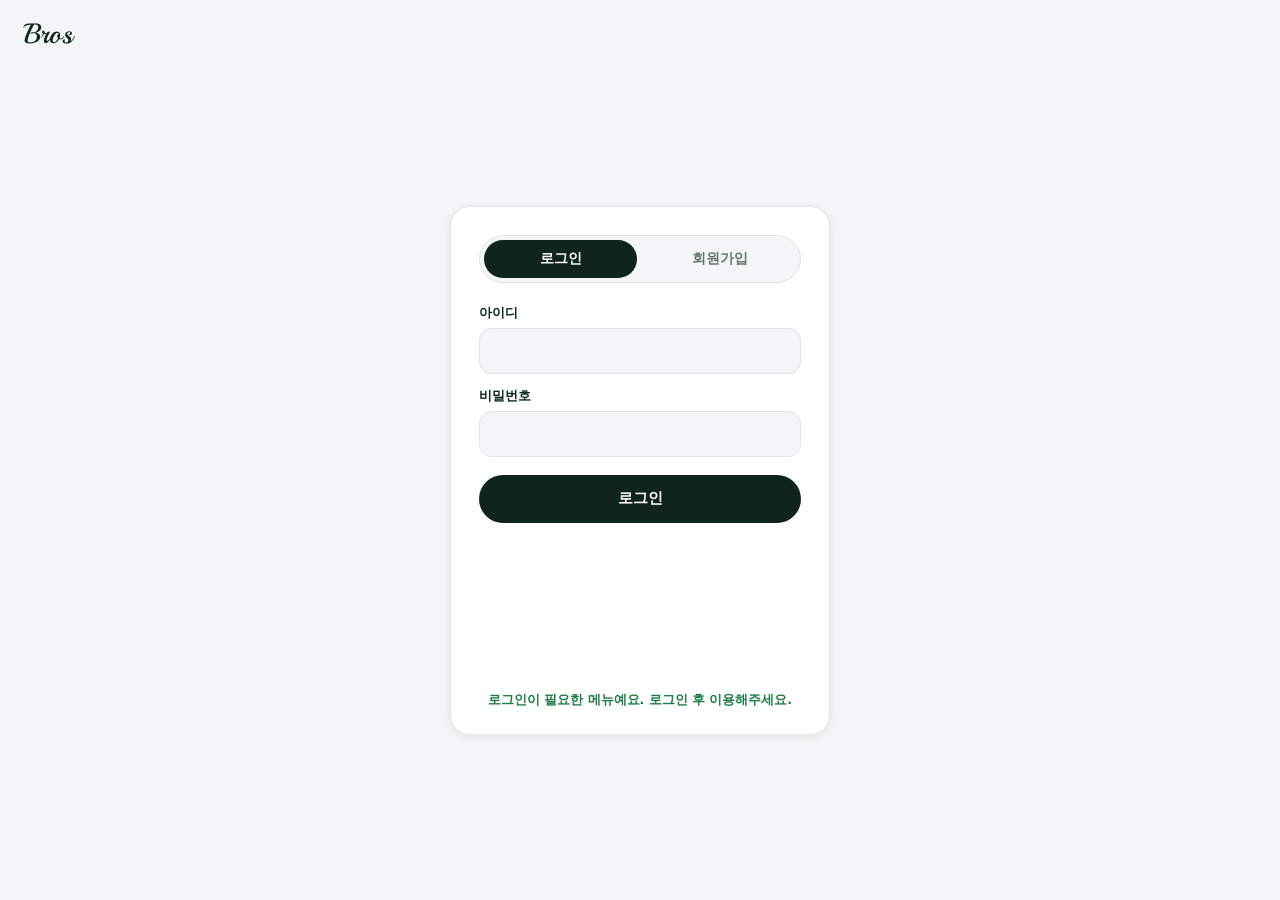
<file: web/Frontend/highlight.html>
<!doctype html>
<html lang="ko">
<head>
  <meta charset="UTF-8" />
  <meta name="viewport" content="width=device-width, initial-scale=1.0" />
  <title>경기 하이라이트 | BROS</title>
  <script>
    (function () {
      try {
        if (localStorage.getItem("bros-theme") === "dark") {
          document.documentElement.setAttribute("data-theme", "dark");
        }
      } catch (e) {}
    })();
  </script>
  <link rel="preconnect" href="https://fonts.googleapis.com" />
  <link rel="preconnect" href="https://fonts.gstatic.com" crossorigin />
  <link href="https://fonts.googleapis.com/css2?family=Playball&family=Black+Han+Sans&family=Gaegu:wght@700&display=swap" rel="stylesheet" />
  <link rel="stylesheet" href="./css/style.css" />
</head>
<body data-page="highlight">
  <div class="app">
    <div class="overlay" id="overlay"></div>

    <aside class="sidebar" id="sidebar">
      <div class="sidebar__top">
        <button class="icon-btn sidebar__close" id="sidebarClose" aria-label="메뉴 닫기">
          <svg viewBox="0 0 24 24" fill="none" stroke="currentColor" stroke-width="1.8" stroke-linecap="round"><path d="M6 6l12 12M18 6L6 18"/></svg>
        </button>
        <a href="./index.html" class="logo">
          <span class="logo__text">Bros</span>
        </a>
      </div>

      <nav class="sidebar__nav" id="sidebarNav"></nav>

      <div class="sidebar__footer">
        <div class="stitch" aria-hidden="true">
          <svg viewBox="0 0 160 160" fill="none">
            <path d="M0 40 C 60 40, 100 80, 160 80" stroke="#E7E3C9" stroke-width="26" stroke-linecap="round"/>
            <g stroke="#C9A227" stroke-width="2.5" stroke-linecap="round">
              <path d="M20 28 l10 10 M30 24 l10 10 M42 22 l10 10 M55 22 l10 10 M68 24 l10 10 M80 28 l10 10 M92 34 l10 10 M104 42 l10 10 M116 52 l10 10 M128 62 l10 10 M140 72 l10 8"/>
            </g>
          </svg>
        </div>
        <p class="sidebar__tagline">BASEBALL MAKES<br />US STRONGER</p>
        <div class="sidebar__brand">
          <span class="sidebar__brand-logo">BROS</span>
          <span class="sidebar__brand-sub">ONE TEAM, HIGHER TOGETHER</span>
        </div>
      </div>
    </aside>

    <div class="main">
      <header class="topbar topbar--solid" id="topbar">
        <div class="topbar__left">
          <button class="icon-btn topbar__menu" id="menuToggle" aria-label="메뉴 열기">
            <svg viewBox="0 0 24 24" fill="none" stroke="currentColor" stroke-width="1.8" stroke-linecap="round"><path d="M4 6h16M4 12h16M4 18h16"/></svg>
          </button>
          <a href="./index.html" class="logo logo--mobile">
            <span class="logo__text">Bros</span>
          </a>
        </div>
        <div class="topbar__title" id="topbarTitle">
          <span class="topbar__title-mark">B</span>
          <span class="topbar__title-text">경기 하이라이트</span>
        </div>
        <div class="topbar__right">
          <button class="icon-btn icon-btn--ghost" id="themeToggle" type="button" aria-label="다크모드 전환"></button>
          <button class="login-btn" id="loginBtn" type="button">로그인</button>
        </div>
      </header>

      <main class="content">
        <div class="page-header">
          <p class="page-header__eyebrow">경기 속 명장면을 자동으로</p>
          <h1 class="page-header__title">경기 하이라이트</h1>
          <p class="page-header__desc">경기 영상을 업로드하거나 바로 촬영하면, AI가 주요 장면을 찾아 하이라이트로 정리해드립니다.</p>
        </div>

        <div class="page-card">
          <div class="quick-action">
            <div class="quick-action__text">
              <p class="quick-action__title">경기 영상으로 하이라이트 만들기</p>
              <p class="quick-action__desc">갤러리에서 경기 영상을 선택하거나, 카메라로 바로 촬영할 수 있어요.</p>
            </div>
            <div class="quick-action__buttons">
              <button type="button" class="quick-action__btn quick-action__btn--primary" id="quickUploadBtn">
                <svg viewBox="0 0 24 24" fill="none" stroke="currentColor" stroke-width="1.8" stroke-linecap="round" stroke-linejoin="round"><path d="M12 16V4M7 9l5-5 5 5"/><path d="M4 16v3a2 2 0 0 0 2 2h12a2 2 0 0 0 2-2v-3"/></svg>
                동영상 업로드
              </button>
              <button type="button" class="quick-action__btn quick-action__btn--ghost" id="quickRecordBtn">
                <svg viewBox="0 0 24 24" fill="none" stroke="currentColor" stroke-width="1.8" stroke-linecap="round" stroke-linejoin="round"><rect x="3" y="6" width="13" height="12" rx="2"/><path d="M16 10l5-3v10l-5-3z"/></svg>
                바로 촬영
              </button>
            </div>
          </div>
        </div>

        <!-- 업로드/촬영한 영상을 하이라이트 결과와는 별개로 바로 재생해볼 수 있는 미리보기 카드 -->
        <div class="page-card" id="uploadedVideoCard" hidden>
          <h2 class="page-card__title">
            <svg viewBox="0 0 24 24" fill="none" stroke="currentColor" stroke-width="1.8" stroke-linecap="round" stroke-linejoin="round"><rect x="2" y="6" width="14" height="12" rx="2"/><path d="M16 10l6-3v10l-6-3z"/></svg>
            업로드한 영상
          </h2>
          <div id="uploadedVideoSlot"></div>
        </div>

        <!-- 하이라이트: 경기 정보 + 타격/수비/주요 장면 목록 -->
        <div id="allHighlightsPanel">
          <div class="page-card">
            <div class="game-meta">
              <div class="game-meta__brand">
                <span class="game-meta__eyebrow">GAME DAY</span>
                <span class="game-meta__logo">Bros</span>
              </div>
              <div class="game-meta__row">
                <div class="game-meta__item">
                  <span class="game-meta__label">경기 날짜</span>
                  <strong class="game-meta__value" id="gameDate">-</strong>
                </div>
                <div class="game-meta__item">
                  <span class="game-meta__label">상대팀</span>
                  <strong class="game-meta__value" id="gameOpponent">-</strong>
                </div>
                <div class="game-meta__item">
                  <span class="game-meta__label">최종 스코어</span>
                  <strong class="game-meta__value game-meta__value--accent" id="gameScore">-</strong>
                </div>
              </div>
            </div>
          </div>

          <div class="page-card">
            <h2 class="page-card__title">
              <svg viewBox="0 0 24 24" fill="none" stroke="currentColor" stroke-width="1.6" stroke-linecap="round" stroke-linejoin="round"><circle cx="12" cy="12" r="9"/><path d="M10 8.5l6 3.5-6 3.5z" fill="currentColor" stroke="none"/></svg>
              주요 장면
            </h2>
            <div id="allHighlightsSlot"></div>
          </div>
        </div>

      </main>
    </div>
  </div>

  <!-- 오른쪽 하단 플로팅 버튼: 클릭하면 "동영상 업로드" / "바로 촬영" 두 메뉴가 위로 펼쳐짐 -->
  <div class="fab-wrap" id="fabWrap">
    <button class="fab" id="fabToggle" type="button" aria-haspopup="true" aria-expanded="false" aria-label="영상 추가">
      <svg viewBox="0 0 24 24" fill="none" stroke="currentColor" stroke-width="1.8" stroke-linecap="round" stroke-linejoin="round"><rect x="2" y="6" width="14" height="12" rx="2"/><path d="M16 10l6-3v10l-6-3z"/></svg>
    </button>
    <div class="fab-menu" id="fabMenu">
      <button class="fab-menu__item" id="fabUpload" type="button">
        <span class="fab-menu__icon"><svg viewBox="0 0 24 24" fill="none" stroke="currentColor" stroke-width="1.8" stroke-linecap="round" stroke-linejoin="round"><path d="M12 16V4M7 9l5-5 5 5"/><path d="M4 16v3a2 2 0 0 0 2 2h12a2 2 0 0 0 2-2v-3"/></svg></span>
        <span>동영상 업로드</span>
      </button>
      <button class="fab-menu__item" id="fabRecord" type="button">
        <span class="fab-menu__icon"><svg viewBox="0 0 24 24" fill="none" stroke="currentColor" stroke-width="1.8" stroke-linecap="round" stroke-linejoin="round"><rect x="3" y="6" width="13" height="12" rx="2"/><path d="M16 10l5-3v10l-5-3z"/></svg></span>
        <span>바로 촬영</span>
      </button>
    </div>
  </div>

  <!-- 분석 종류 선택 모달 (업로드/촬영 공용) -->
  <div class="modal-overlay" id="typeModalOverlay" hidden>
    <div class="modal" role="dialog" aria-modal="true" aria-labelledby="typeModalTitle">
      <div class="modal__head">
        <h3 class="modal__title" id="typeModalTitle">분석 종류를 선택하세요</h3>
        <button class="modal__close" id="typeModalClose" type="button" aria-label="닫기">
          <svg viewBox="0 0 24 24" fill="none" stroke="currentColor" stroke-width="1.8" stroke-linecap="round"><path d="M6 6l12 12M18 6L6 18"/></svg>
        </button>
      </div>
      <div class="modal__options" id="typeModalOptions"></div>
    </div>
  </div>

  <!-- 갤러리에서 영상을 선택하기 위한 숨김 파일 입력 -->
  <input type="file" id="videoFileInput" accept="video/mp4,video/quicktime,video/webm,video/*" hidden />

  <!-- 카메라 촬영 모달 -->
  <div class="modal-overlay" id="cameraModalOverlay" hidden>
    <div class="modal modal--camera" role="dialog" aria-modal="true" aria-labelledby="cameraModalTitle">
      <div class="modal__head">
        <h3 class="modal__title" id="cameraModalTitle">영상 촬영</h3>
        <button class="modal__close" id="cameraModalClose" type="button" aria-label="닫기">
          <svg viewBox="0 0 24 24" fill="none" stroke="currentColor" stroke-width="1.8" stroke-linecap="round"><path d="M6 6l12 12M18 6L6 18"/></svg>
        </button>
      </div>
      <div class="camera">
        <video class="camera__preview" id="cameraPreview" autoplay playsinline muted></video>
        <video class="camera__preview" id="cameraPlayback" playsinline hidden controls></video>
        <p class="camera__status" id="cameraStatus"></p>
        <div class="camera__controls" id="cameraControlsIdle">
          <button class="btn btn--ghost" id="cameraCancelBtn" type="button">촬영 취소</button>
          <button class="btn btn--primary" id="cameraStartBtn" type="button">촬영 시작</button>
        </div>
        <div class="camera__controls" id="cameraControlsRecording" hidden>
          <button class="btn btn--primary" id="cameraStopBtn" type="button">촬영 중지</button>
        </div>
        <div class="camera__controls" id="cameraControlsPreview" hidden>
          <button class="btn btn--ghost" id="cameraRetakeBtn" type="button">다시 촬영</button>
          <button class="btn btn--primary" id="cameraUseBtn" type="button">이 영상 사용</button>
        </div>
      </div>
    </div>
  </div>

  <!-- 업로드/촬영 검증 실패 등 짧은 안내 메시지 -->
  <div class="toast" id="toast" role="status" aria-live="polite"></div>

  <script src="./js/types.js"></script>
  <script src="./js/data.js"></script>
  <script src="./js/render.js"></script>
  <script src="./js/api.js"></script>
  <script src="./js/video-player.js"></script>
  <script src="./js/analysis.js"></script>
  <script src="./js/capture.js"></script>
  <script src="./js/shell.js"></script>
  <script src="./js/highlight.js"></script>
  <script>
    document.addEventListener("DOMContentLoaded", () => {
      // 회원 전용: 로그인하지 않았으면 로그인 창으로 (로그인 후 이 페이지로 돌아옴)
      if (!window.BROS.shell.requireLogin()) return;
      window.BROS.shell.init("highlight");
      window.BROS.highlight.init();

      const uploadBtn = document.getElementById("quickUploadBtn");
      const recordBtn = document.getElementById("quickRecordBtn");
      if (uploadBtn) uploadBtn.addEventListener("click", () => window.BROS.capture.startUploadFor("highlight"));
      if (recordBtn) recordBtn.addEventListener("click", () => window.BROS.capture.startRecordFor("highlight"));
    });
  </script>
</body>
</html>
</file>
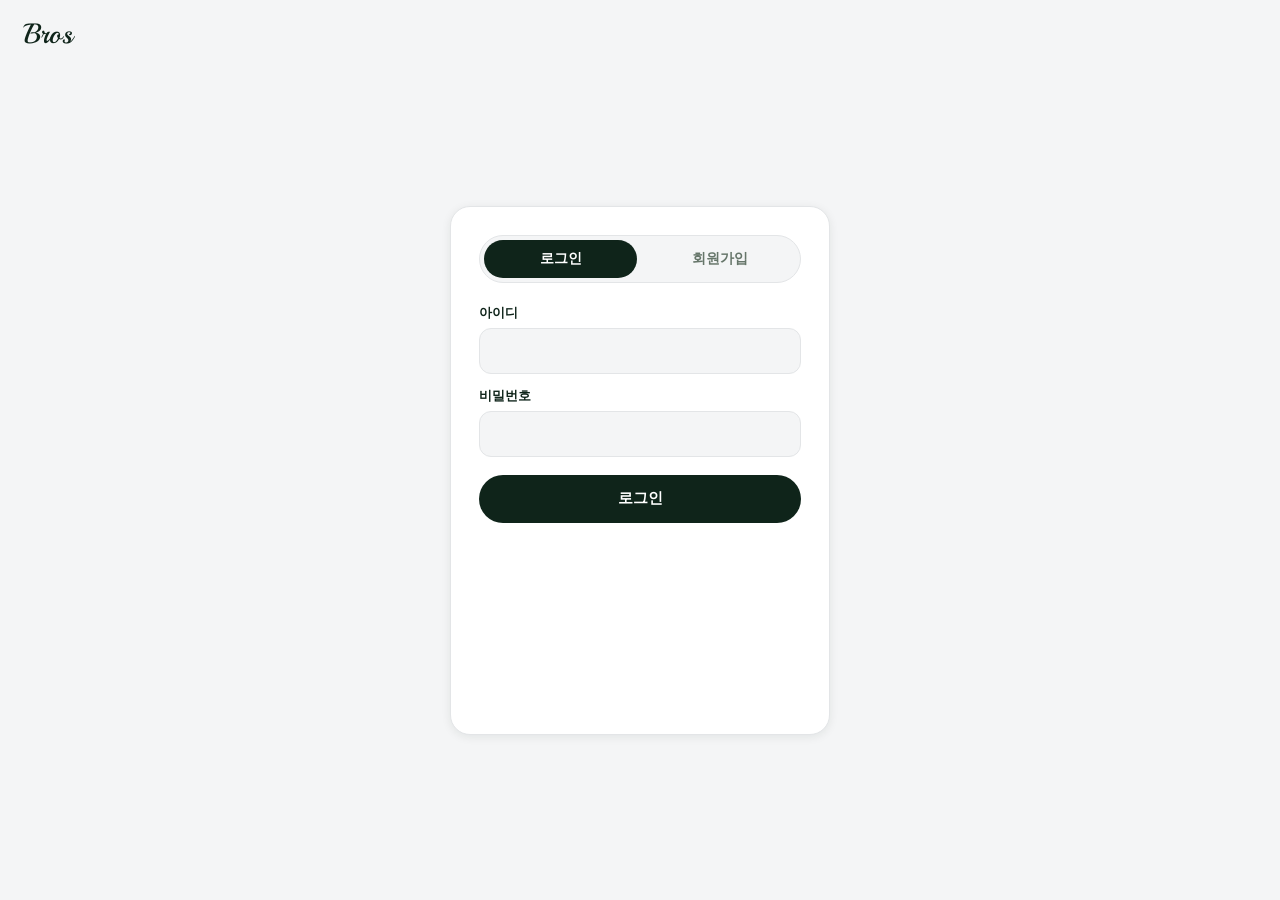
<file: web/Frontend/login.html>
<!doctype html>
<html lang="ko">
<head>
  <meta charset="UTF-8" />
  <meta name="viewport" content="width=device-width, initial-scale=1.0" />
  <title>로그인 | BROS</title>
  <script>
    // 다크모드 새로고침 시 깜빡임(FOUC) 방지: 메인 페이지에서 고른 테마를 그대로 반영
    (function () {
      try {
        if (localStorage.getItem("bros-theme") === "dark") {
          document.documentElement.setAttribute("data-theme", "dark");
        }
      } catch (e) {}
    })();
  </script>
  <link rel="preconnect" href="https://fonts.googleapis.com" />
  <link rel="preconnect" href="https://fonts.gstatic.com" crossorigin />
  <link href="https://fonts.googleapis.com/css2?family=Playball&family=Black+Han+Sans&family=Gaegu:wght@700&display=swap" rel="stylesheet" />
  <link rel="stylesheet" href="./css/style.css" />
</head>
<body>
  <a href="./index.html" class="auth-topbar" aria-label="BROS 홈으로 이동">
    <span class="logo__text">Bros</span>
  </a>

  <div class="auth-page">
    <div class="auth-card">
      <div class="auth-tabs" id="authTabs">
        <button type="button" class="auth-tab auth-tab--active" data-mode="login">로그인</button>
        <button type="button" class="auth-tab" data-mode="signup">회원가입</button>
      </div>

      <!-- 두 폼을 같은 그리드 셀에 겹쳐서, 탭을 바꿔도 카드 높이가 더 큰 쪽(회원가입) 기준으로 고정되게 함 -->
      <div class="auth-forms">
        <form class="auth-form" id="loginForm" data-mode-panel="login">
          <label class="auth-field">
            <span>아이디</span>
            <input type="text" name="username" autocomplete="username" required />
          </label>
          <label class="auth-field">
            <span>비밀번호</span>
            <input type="password" name="password" autocomplete="current-password" required />
          </label>
          <button type="submit" class="auth-submit">로그인</button>
        </form>

        <form class="auth-form" id="signupForm" data-mode-panel="signup" hidden>
          <label class="auth-field">
            <span>이름</span>
            <input type="text" name="name" autocomplete="name" required />
          </label>
          <label class="auth-field">
            <span>아이디</span>
            <div class="auth-field__row">
              <input type="text" name="username" id="signupUsername" autocomplete="username" required />
              <button type="button" class="auth-check-btn" id="checkUsernameBtn">중복확인</button>
            </div>
            <span class="auth-field__hint" id="usernameCheckHint"></span>
          </label>
          <label class="auth-field">
            <span>비밀번호</span>
            <input type="password" name="password" autocomplete="new-password" required />
          </label>
          <p class="auth-note">가입 신청 후 관리자 승인이 완료되어야 로그인하실 수 있습니다.</p>
          <button type="submit" class="auth-submit">회원가입</button>
        </form>
      </div>

      <p class="auth-message" id="authMessage" role="status" aria-live="polite"></p>
    </div>
  </div>

  <script src="./js/api.js"></script>
  <script src="./js/auth.js"></script>
</body>
</html>
</file>
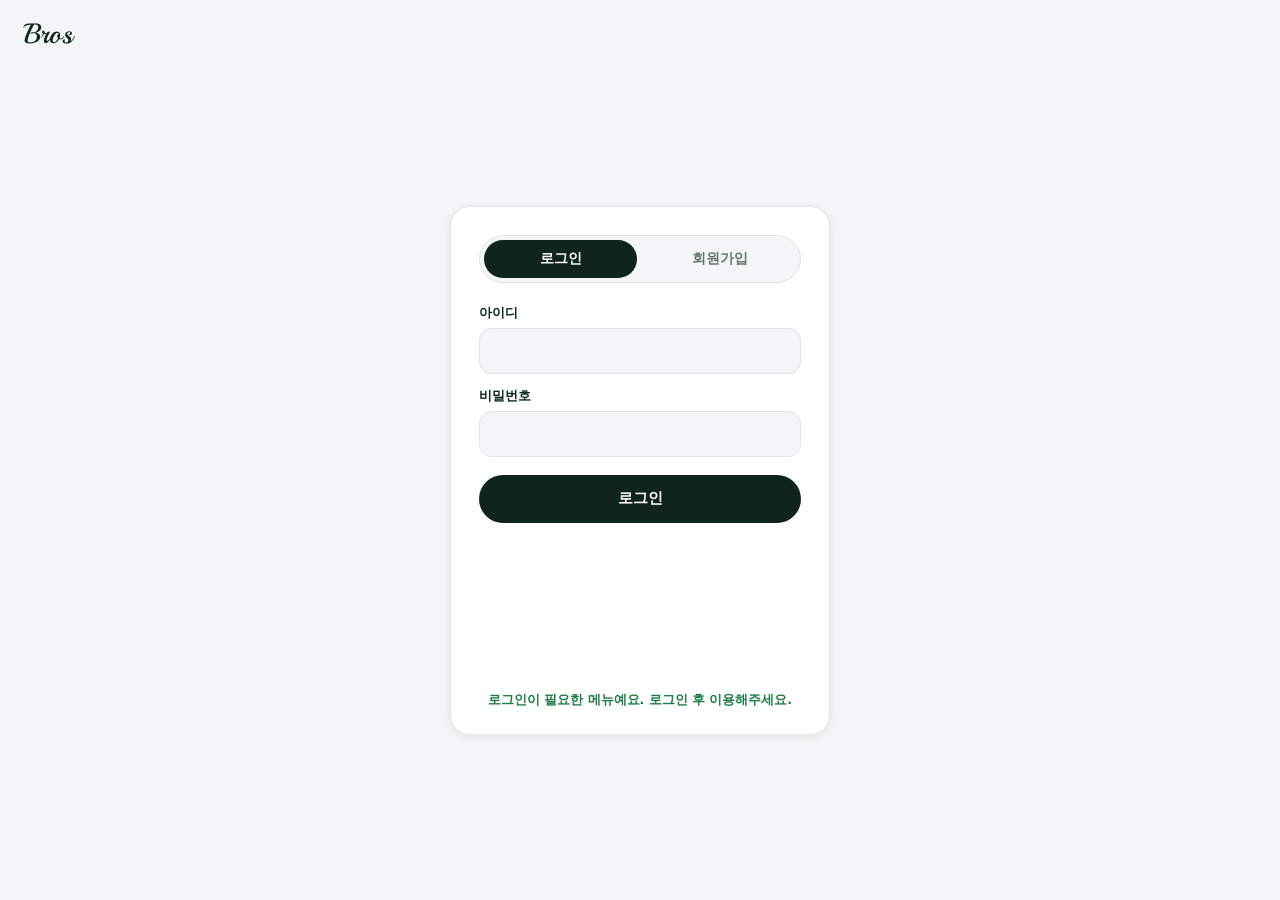
<file: web/Frontend/mypage.html>
<!doctype html>
<html lang="ko">
<head>
  <meta charset="UTF-8" />
  <meta name="viewport" content="width=device-width, initial-scale=1.0" />
  <title>마이페이지 | BROS</title>
  <script>
    (function () {
      try {
        if (localStorage.getItem("bros-theme") === "dark") {
          document.documentElement.setAttribute("data-theme", "dark");
        }
      } catch (e) {}
    })();
  </script>
  <link rel="preconnect" href="https://fonts.googleapis.com" />
  <link rel="preconnect" href="https://fonts.gstatic.com" crossorigin />
  <link href="https://fonts.googleapis.com/css2?family=Playball&family=Black+Han+Sans&family=Gaegu:wght@700&display=swap" rel="stylesheet" />
  <link rel="stylesheet" href="./css/style.css" />
</head>
<body data-page="mypage">
  <div class="app">
    <div class="overlay" id="overlay"></div>

    <aside class="sidebar" id="sidebar">
      <div class="sidebar__top">
        <button class="icon-btn sidebar__close" id="sidebarClose" aria-label="메뉴 닫기">
          <svg viewBox="0 0 24 24" fill="none" stroke="currentColor" stroke-width="1.8" stroke-linecap="round"><path d="M6 6l12 12M18 6L6 18"/></svg>
        </button>
        <a href="./index.html" class="logo">
          <span class="logo__text">Bros</span>
        </a>
      </div>

      <nav class="sidebar__nav" id="sidebarNav"></nav>

      <div class="sidebar__footer">
        <div class="stitch" aria-hidden="true">
          <svg viewBox="0 0 160 160" fill="none">
            <path d="M0 40 C 60 40, 100 80, 160 80" stroke="#E7E3C9" stroke-width="26" stroke-linecap="round"/>
            <g stroke="#C9A227" stroke-width="2.5" stroke-linecap="round">
              <path d="M20 28 l10 10 M30 24 l10 10 M42 22 l10 10 M55 22 l10 10 M68 24 l10 10 M80 28 l10 10 M92 34 l10 10 M104 42 l10 10 M116 52 l10 10 M128 62 l10 10 M140 72 l10 8"/>
            </g>
          </svg>
        </div>
        <p class="sidebar__tagline">BASEBALL MAKES<br />US STRONGER</p>
        <div class="sidebar__brand">
          <span class="sidebar__brand-logo">BROS</span>
          <span class="sidebar__brand-sub">ONE TEAM, HIGHER TOGETHER</span>
        </div>
      </div>
    </aside>

    <div class="main">
      <header class="topbar topbar--solid" id="topbar">
        <div class="topbar__left">
          <button class="icon-btn topbar__menu" id="menuToggle" aria-label="메뉴 열기">
            <svg viewBox="0 0 24 24" fill="none" stroke="currentColor" stroke-width="1.8" stroke-linecap="round"><path d="M4 6h16M4 12h16M4 18h16"/></svg>
          </button>
          <a href="./index.html" class="logo logo--mobile">
            <span class="logo__text">Bros</span>
          </a>
        </div>
        <div class="topbar__title" id="topbarTitle">
          <span class="topbar__title-mark">B</span>
          <span class="topbar__title-text">마이페이지</span>
        </div>
        <div class="topbar__right">
          <button class="icon-btn icon-btn--ghost" id="themeToggle" type="button" aria-label="다크모드 전환"></button>
          <button class="login-btn" id="loginBtn" type="button">로그인</button>
        </div>
      </header>

      <main class="content">
        <div class="page-header">
          <p class="page-header__eyebrow">나의 기록 한눈에</p>
          <h1 class="page-header__title">마이페이지</h1>
          <p class="page-header__desc">업로드한 영상과 분석 기록을 확인할 수 있어요.</p>
        </div>

        <div class="page-card">
          <div class="profile-card">
            <!-- 누르면 사진 선택 창이 열림. 사진이 있으면 img 가 보이고 기본 아이콘은 숨김 (js/profile.js) -->
            <button type="button" class="profile-card__avatar profile-card__avatar--button" id="avatarBtn" aria-label="프로필 사진 변경">
              <svg class="profile-card__avatar-icon" viewBox="0 0 24 24" fill="none" stroke="currentColor" stroke-width="1.8" stroke-linecap="round" stroke-linejoin="round"><circle cx="12" cy="8" r="3.2"/><path d="M5 20c1.2-3.4 4-5 7-5s5.8 1.6 7 5"/></svg>
              <img class="profile-card__avatar-img" id="avatarImg" alt="" hidden />
              <span class="profile-card__avatar-badge" aria-hidden="true">
                <svg viewBox="0 0 24 24" fill="none" stroke="currentColor" stroke-width="2" stroke-linecap="round" stroke-linejoin="round"><path d="M4 8h3l2-2.5h6L17 8h3v11H4z"/><circle cx="12" cy="13" r="3.2"/></svg>
              </span>
            </button>
            <input type="file" id="avatarInput" accept="image/jpeg,image/png,image/webp,image/gif" hidden />
            <div class="profile-card__info">
              <p class="profile-card__name" id="profileName">회원님</p>
              <p class="profile-card__meta" id="profileMeta">BROS 회원</p>
            </div>
            <!-- 관리자 계정에게만 보임 (js/profile.js) -->
            <a href="./admin.html" class="profile-card__logout profile-card__admin" id="adminLink" hidden>회원 승인 관리</a>
            <a href="./account.html" class="profile-card__logout profile-card__link" id="accountLink">내 정보</a>
            <button type="button" class="profile-card__logout" id="logoutBtn">로그아웃</button>
          </div>
        </div>

        <div class="page-card">
          <h2 class="page-card__title">
            <svg viewBox="0 0 24 24" fill="none" stroke="currentColor" stroke-width="1.6" stroke-linecap="round" stroke-linejoin="round"><path d="M6 3h9l3 3v15H6z"/><path d="M9.5 13l2 2 4-4.5"/></svg>
            분석 기록
          </h2>
          <div id="analysisRecordList">
          <div class="empty-state">
            <span class="empty-state__icon">
              <svg viewBox="0 0 24 24" fill="none" stroke="currentColor" stroke-width="1.6" stroke-linecap="round" stroke-linejoin="round"><path d="M6 3h9l3 3v15H6z"/><path d="M9 12h6M9 16h6M9 8h3"/></svg>
            </span>
            <p class="empty-state__title">아직 분석 기록이 없어요</p>
            <p class="empty-state__desc">투구폼·타격폼 분석을 진행하면 결과가 이곳에 쌓입니다.</p>
          </div>
          </div>
        </div>

        <div class="page-card">
          <h2 class="page-card__title">
            <svg viewBox="0 0 24 24" fill="none" stroke="currentColor" stroke-width="1.8" stroke-linecap="round" stroke-linejoin="round"><path d="M12 16V4M7 9l5-5 5 5"/><path d="M4 16v3a2 2 0 0 0 2 2h12a2 2 0 0 0 2-2v-3"/></svg>
            업로드한 영상
          </h2>
          <div id="uploadedVideoList">
          <div class="empty-state">
            <span class="empty-state__icon">
              <svg viewBox="0 0 24 24" fill="none" stroke="currentColor" stroke-width="1.8" stroke-linecap="round" stroke-linejoin="round"><rect x="2" y="6" width="14" height="12" rx="2"/><path d="M16 10l6-3v10l-6-3z"/></svg>
            </span>
            <p class="empty-state__title">아직 업로드한 영상이 없어요</p>
            <p class="empty-state__desc">오른쪽 하단 버튼으로 영상을 업로드하거나 촬영해보세요.</p>
          </div>
          </div>
        </div>

      </main>
    </div>
  </div>

  <!-- 오른쪽 하단 플로팅 버튼: 클릭하면 "동영상 업로드" / "바로 촬영" 두 메뉴가 위로 펼쳐짐 -->
  <div class="fab-wrap" id="fabWrap">
    <button class="fab" id="fabToggle" type="button" aria-haspopup="true" aria-expanded="false" aria-label="영상 추가">
      <svg viewBox="0 0 24 24" fill="none" stroke="currentColor" stroke-width="1.8" stroke-linecap="round" stroke-linejoin="round"><rect x="2" y="6" width="14" height="12" rx="2"/><path d="M16 10l6-3v10l-6-3z"/></svg>
    </button>
    <div class="fab-menu" id="fabMenu">
      <button class="fab-menu__item" id="fabUpload" type="button">
        <span class="fab-menu__icon"><svg viewBox="0 0 24 24" fill="none" stroke="currentColor" stroke-width="1.8" stroke-linecap="round" stroke-linejoin="round"><path d="M12 16V4M7 9l5-5 5 5"/><path d="M4 16v3a2 2 0 0 0 2 2h12a2 2 0 0 0 2-2v-3"/></svg></span>
        <span>동영상 업로드</span>
      </button>
      <button class="fab-menu__item" id="fabRecord" type="button">
        <span class="fab-menu__icon"><svg viewBox="0 0 24 24" fill="none" stroke="currentColor" stroke-width="1.8" stroke-linecap="round" stroke-linejoin="round"><rect x="3" y="6" width="13" height="12" rx="2"/><path d="M16 10l5-3v10l-5-3z"/></svg></span>
        <span>바로 촬영</span>
      </button>
    </div>
  </div>

  <!-- 분석 종류 선택 모달 (업로드/촬영 공용) -->
  <div class="modal-overlay" id="typeModalOverlay" hidden>
    <div class="modal" role="dialog" aria-modal="true" aria-labelledby="typeModalTitle">
      <div class="modal__head">
        <h3 class="modal__title" id="typeModalTitle">분석 종류를 선택하세요</h3>
        <button class="modal__close" id="typeModalClose" type="button" aria-label="닫기">
          <svg viewBox="0 0 24 24" fill="none" stroke="currentColor" stroke-width="1.8" stroke-linecap="round"><path d="M6 6l12 12M18 6L6 18"/></svg>
        </button>
      </div>
      <div class="modal__options" id="typeModalOptions"></div>
    </div>
  </div>

  <!-- 갤러리에서 영상을 선택하기 위한 숨김 파일 입력 -->
  <input type="file" id="videoFileInput" accept="video/mp4,video/quicktime,video/webm,video/*" hidden />

  <!-- 카메라 촬영 모달 -->
  <div class="modal-overlay" id="cameraModalOverlay" hidden>
    <div class="modal modal--camera" role="dialog" aria-modal="true" aria-labelledby="cameraModalTitle">
      <div class="modal__head">
        <h3 class="modal__title" id="cameraModalTitle">영상 촬영</h3>
        <button class="modal__close" id="cameraModalClose" type="button" aria-label="닫기">
          <svg viewBox="0 0 24 24" fill="none" stroke="currentColor" stroke-width="1.8" stroke-linecap="round"><path d="M6 6l12 12M18 6L6 18"/></svg>
        </button>
      </div>
      <div class="camera">
        <video class="camera__preview" id="cameraPreview" autoplay playsinline muted></video>
        <video class="camera__preview" id="cameraPlayback" playsinline hidden controls></video>
        <p class="camera__status" id="cameraStatus"></p>
        <div class="camera__controls" id="cameraControlsIdle">
          <button class="btn btn--ghost" id="cameraCancelBtn" type="button">촬영 취소</button>
          <button class="btn btn--primary" id="cameraStartBtn" type="button">촬영 시작</button>
        </div>
        <div class="camera__controls" id="cameraControlsRecording" hidden>
          <button class="btn btn--primary" id="cameraStopBtn" type="button">촬영 중지</button>
        </div>
        <div class="camera__controls" id="cameraControlsPreview" hidden>
          <button class="btn btn--ghost" id="cameraRetakeBtn" type="button">다시 촬영</button>
          <button class="btn btn--primary" id="cameraUseBtn" type="button">이 영상 사용</button>
        </div>
      </div>
    </div>
  </div>

  <!-- 업로드/촬영 검증 실패 등 짧은 안내 메시지 -->
  <div class="toast" id="toast" role="status" aria-live="polite"></div>

  <script src="./js/types.js"></script>
  <script src="./js/data.js"></script>
  <script src="./js/render.js"></script>
  <script src="./js/api.js"></script>
  <script src="./js/analysis.js"></script>
  <script src="./js/capture.js"></script>
  <script src="./js/shell.js"></script>
  <script src="./js/profile.js"></script>
  <script src="./js/mypage.js"></script>
</body>
</html>
</file>
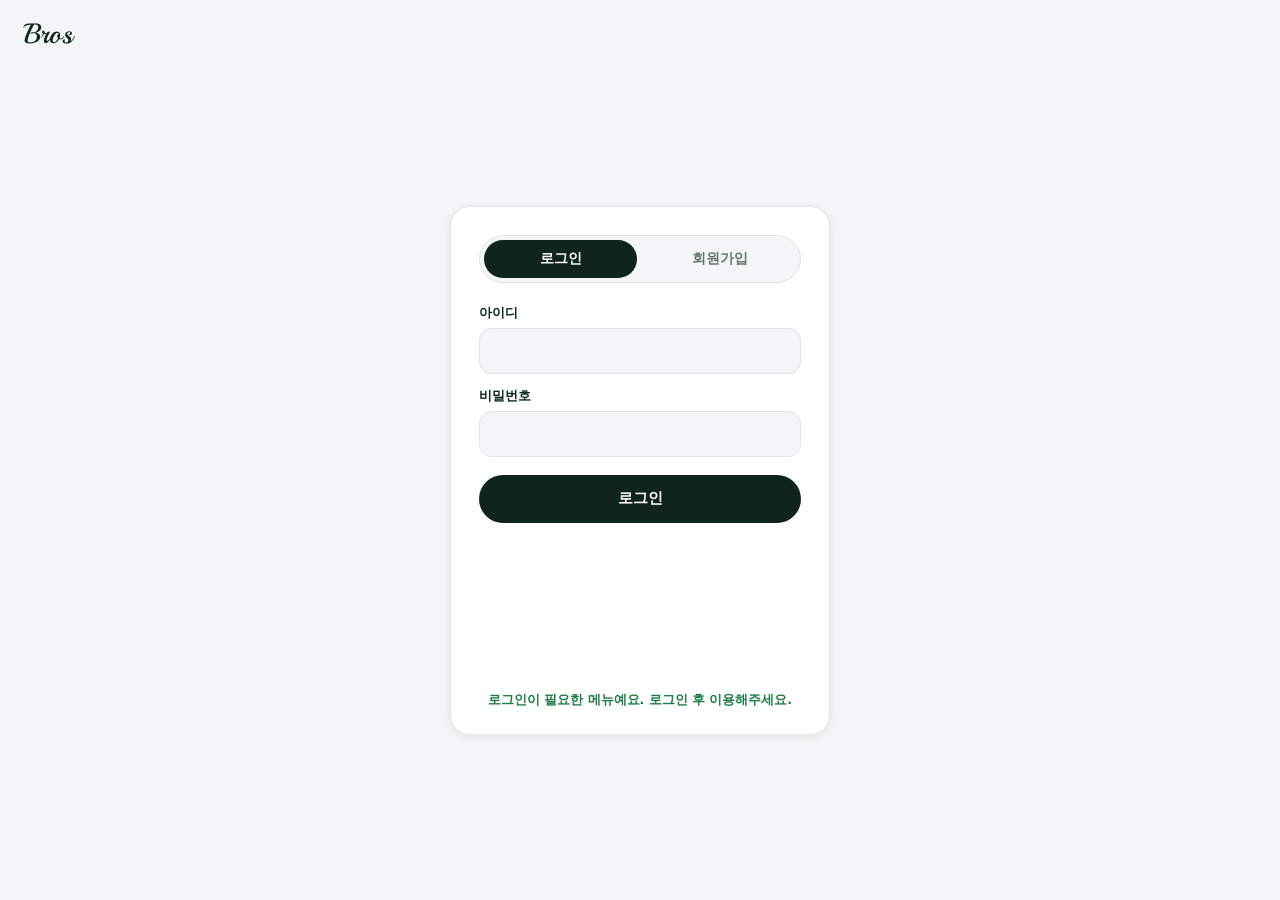
<file: web/Frontend/password.html>
<!doctype html>
<html lang="ko">
<head>
  <meta charset="UTF-8" />
  <meta name="viewport" content="width=device-width, initial-scale=1.0" />
  <title>비밀번호 변경 | BROS</title>
  <script>
    (function () {
      try {
        if (localStorage.getItem("bros-theme") === "dark") {
          document.documentElement.setAttribute("data-theme", "dark");
        }
      } catch (e) {}
    })();
  </script>
  <link rel="preconnect" href="https://fonts.googleapis.com" />
  <link rel="preconnect" href="https://fonts.gstatic.com" crossorigin />
  <link href="https://fonts.googleapis.com/css2?family=Playball&family=Black+Han+Sans&family=Gaegu:wght@700&display=swap" rel="stylesheet" />
  <link rel="stylesheet" href="./css/style.css" />
</head>
<body data-page="password">
  <div class="app">
    <div class="overlay" id="overlay"></div>

    <aside class="sidebar" id="sidebar">
      <div class="sidebar__top">
        <button class="icon-btn sidebar__close" id="sidebarClose" aria-label="메뉴 닫기">
          <svg viewBox="0 0 24 24" fill="none" stroke="currentColor" stroke-width="1.8" stroke-linecap="round"><path d="M6 6l12 12M18 6L6 18"/></svg>
        </button>
        <a href="./index.html" class="logo">
          <span class="logo__text">Bros</span>
        </a>
      </div>

      <nav class="sidebar__nav" id="sidebarNav"></nav>

      <div class="sidebar__footer">
        <div class="stitch" aria-hidden="true">
          <svg viewBox="0 0 160 160" fill="none">
            <path d="M0 40 C 60 40, 100 80, 160 80" stroke="#E7E3C9" stroke-width="26" stroke-linecap="round"/>
            <g stroke="#C9A227" stroke-width="2.5" stroke-linecap="round">
              <path d="M20 28 l10 10 M30 24 l10 10 M42 22 l10 10 M55 22 l10 10 M68 24 l10 10 M80 28 l10 10 M92 34 l10 10 M104 42 l10 10 M116 52 l10 10 M128 62 l10 10 M140 72 l10 8"/>
            </g>
          </svg>
        </div>
        <p class="sidebar__tagline">BASEBALL MAKES<br />US STRONGER</p>
        <div class="sidebar__brand">
          <span class="sidebar__brand-logo">BROS</span>
          <span class="sidebar__brand-sub">ONE TEAM, HIGHER TOGETHER</span>
        </div>
      </div>
    </aside>

    <div class="main">
      <header class="topbar topbar--solid" id="topbar">
        <div class="topbar__left">
          <button class="icon-btn topbar__menu" id="menuToggle" aria-label="메뉴 열기">
            <svg viewBox="0 0 24 24" fill="none" stroke="currentColor" stroke-width="1.8" stroke-linecap="round"><path d="M4 6h16M4 12h16M4 18h16"/></svg>
          </button>
          <a href="./index.html" class="logo logo--mobile">
            <span class="logo__text">Bros</span>
          </a>
        </div>
        <div class="topbar__title" id="topbarTitle">
          <span class="topbar__title-mark">B</span>
          <span class="topbar__title-text">비밀번호 변경</span>
        </div>
        <div class="topbar__right">
          <button class="icon-btn icon-btn--ghost" id="themeToggle" type="button" aria-label="다크모드 전환"></button>
          <button class="login-btn" id="loginBtn" type="button">로그인</button>
        </div>
      </header>

      <main class="content">
        <div class="page-header">
          <a href="./account.html" class="page-back">
            <svg viewBox="0 0 24 24" fill="none" stroke="currentColor" stroke-width="2" stroke-linecap="round" stroke-linejoin="round"><path d="M15 6l-6 6 6 6"/></svg>
            내 정보로
          </a>
          <h1 class="page-header__title">비밀번호 변경</h1>
          <p class="page-header__desc">현재 비밀번호를 확인한 뒤 새 비밀번호로 바꿔요.</p>
        </div>

        <div class="page-card">
          <form class="password-form" id="passwordForm">
            <label class="auth-field">
              <span>현재 비밀번호</span>
              <input type="password" name="currentPassword" autocomplete="current-password" required />
            </label>
            <label class="auth-field">
              <span>새 비밀번호 (8자 이상)</span>
              <input type="password" name="newPassword" autocomplete="new-password" minlength="8" required />
            </label>
            <label class="auth-field">
              <span>새 비밀번호 확인</span>
              <input type="password" name="confirmPassword" autocomplete="new-password" minlength="8" required />
            </label>
            <button type="submit" class="auth-submit">비밀번호 변경</button>
            <p class="auth-message" id="passwordMessage" role="status" aria-live="polite"></p>
          </form>
        </div>

      </main>
    </div>
  </div>

  <div class="toast" id="toast" role="status" aria-live="polite"></div>

  <script src="./js/types.js"></script>
  <script src="./js/data.js"></script>
  <script src="./js/render.js"></script>
  <script src="./js/api.js"></script>
  <script src="./js/shell.js"></script>
  <script src="./js/password.js"></script>
</body>
</html>
</file>
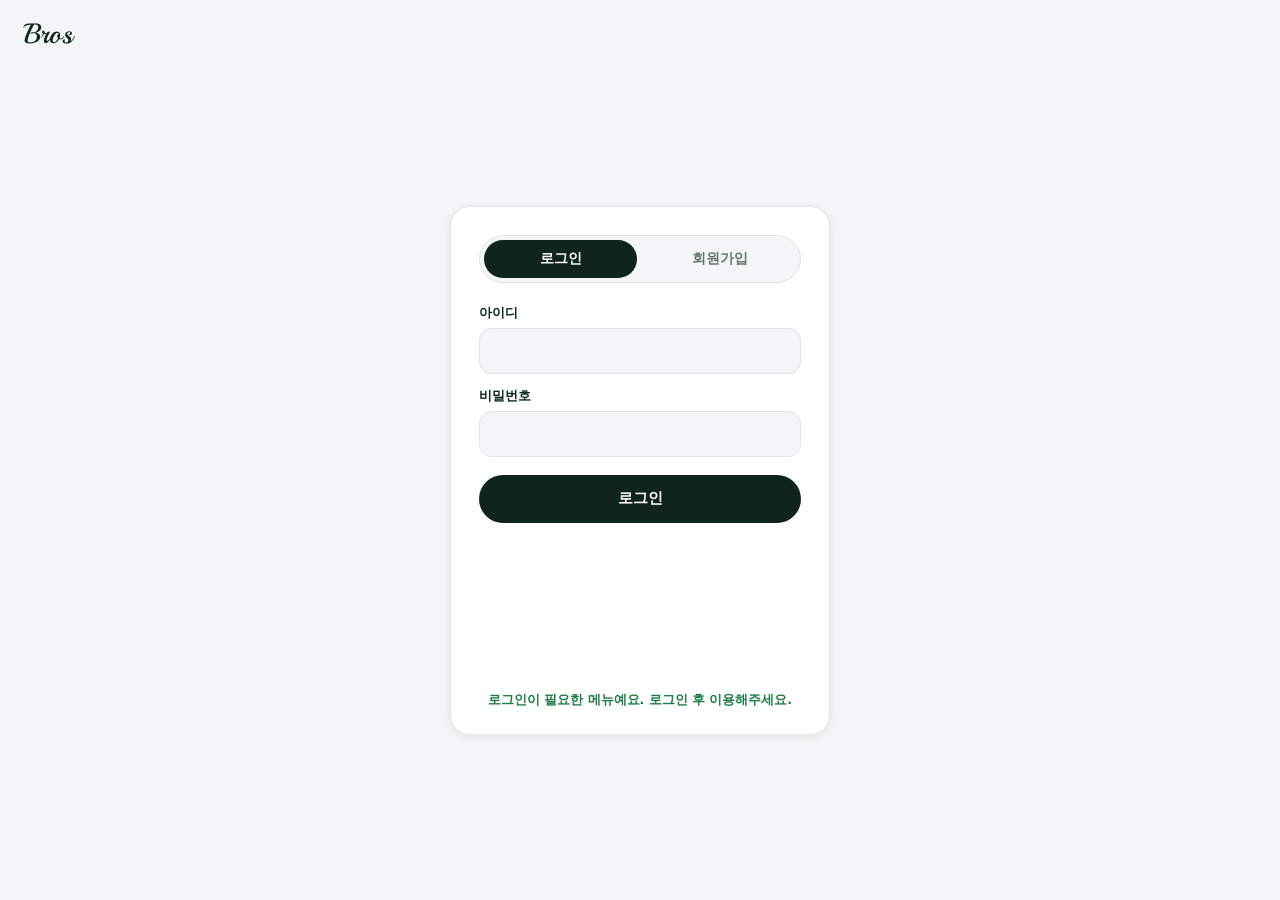
<file: web/Frontend/pitching.html>
<!doctype html>
<html lang="ko">
<head>
  <meta charset="UTF-8" />
  <meta name="viewport" content="width=device-width, initial-scale=1.0" />
  <title>AI 투구폼 분석 | BROS</title>
  <script>
    (function () {
      try {
        if (localStorage.getItem("bros-theme") === "dark") {
          document.documentElement.setAttribute("data-theme", "dark");
        }
      } catch (e) {}
    })();
  </script>
  <link rel="preconnect" href="https://fonts.googleapis.com" />
  <link rel="preconnect" href="https://fonts.gstatic.com" crossorigin />
  <link href="https://fonts.googleapis.com/css2?family=Playball&family=Black+Han+Sans&family=Gaegu:wght@700&display=swap" rel="stylesheet" />
  <link rel="stylesheet" href="./css/style.css" />
</head>
<body data-page="pitching">
  <div class="app">
    <div class="overlay" id="overlay"></div>

    <aside class="sidebar" id="sidebar">
      <div class="sidebar__top">
        <button class="icon-btn sidebar__close" id="sidebarClose" aria-label="메뉴 닫기">
          <svg viewBox="0 0 24 24" fill="none" stroke="currentColor" stroke-width="1.8" stroke-linecap="round"><path d="M6 6l12 12M18 6L6 18"/></svg>
        </button>
        <a href="./index.html" class="logo">
          <span class="logo__text">Bros</span>
        </a>
      </div>

      <nav class="sidebar__nav" id="sidebarNav"></nav>

      <div class="sidebar__footer">
        <div class="stitch" aria-hidden="true">
          <svg viewBox="0 0 160 160" fill="none">
            <path d="M0 40 C 60 40, 100 80, 160 80" stroke="#E7E3C9" stroke-width="26" stroke-linecap="round"/>
            <g stroke="#C9A227" stroke-width="2.5" stroke-linecap="round">
              <path d="M20 28 l10 10 M30 24 l10 10 M42 22 l10 10 M55 22 l10 10 M68 24 l10 10 M80 28 l10 10 M92 34 l10 10 M104 42 l10 10 M116 52 l10 10 M128 62 l10 10 M140 72 l10 8"/>
            </g>
          </svg>
        </div>
        <p class="sidebar__tagline">BASEBALL MAKES<br />US STRONGER</p>
        <div class="sidebar__brand">
          <span class="sidebar__brand-logo">BROS</span>
          <span class="sidebar__brand-sub">ONE TEAM, HIGHER TOGETHER</span>
        </div>
      </div>
    </aside>

    <div class="main">
      <header class="topbar topbar--solid" id="topbar">
        <div class="topbar__left">
          <button class="icon-btn topbar__menu" id="menuToggle" aria-label="메뉴 열기">
            <svg viewBox="0 0 24 24" fill="none" stroke="currentColor" stroke-width="1.8" stroke-linecap="round"><path d="M4 6h16M4 12h16M4 18h16"/></svg>
          </button>
          <a href="./index.html" class="logo logo--mobile">
            <span class="logo__text">Bros</span>
          </a>
        </div>
        <div class="topbar__title" id="topbarTitle">
          <span class="topbar__title-mark">B</span>
          <span class="topbar__title-text">AI 투구폼 분석</span>
        </div>
        <div class="topbar__right">
          <button class="icon-btn icon-btn--ghost" id="themeToggle" type="button" aria-label="다크모드 전환"></button>
          <button class="login-btn" id="loginBtn" type="button">로그인</button>
        </div>
      </header>

      <main class="content">
        <div class="page-header">
          <p class="page-header__eyebrow">영상으로 측정하는 나의 투구 동작</p>
          <h1 class="page-header__title">AI 투구폼 분석</h1>
          <p class="page-header__desc">투구 영상을 올리면 AI가 신체 좌표를 추출해 관절 각도·동작 단계·움직임을 수치로 기록하고, 이전 영상과 비교할 수 있게 보여드려요.</p>
        </div>

        <div class="page-card">
          <div class="quick-action">
            <div class="quick-action__text">
              <p class="quick-action__title">지금 바로 분석 시작하기</p>
              <p class="quick-action__desc">갤러리에서 투구 영상을 선택하거나, 카메라로 바로 촬영할 수 있어요.</p>
            </div>
            <div class="quick-action__buttons">
              <button type="button" class="quick-action__btn quick-action__btn--primary" id="quickUploadBtn">
                <svg viewBox="0 0 24 24" fill="none" stroke="currentColor" stroke-width="1.8" stroke-linecap="round" stroke-linejoin="round"><path d="M12 16V4M7 9l5-5 5 5"/><path d="M4 16v3a2 2 0 0 0 2 2h12a2 2 0 0 0 2-2v-3"/></svg>
                동영상 업로드
              </button>
              <button type="button" class="quick-action__btn quick-action__btn--ghost" id="quickRecordBtn">
                <svg viewBox="0 0 24 24" fill="none" stroke="currentColor" stroke-width="1.8" stroke-linecap="round" stroke-linejoin="round"><rect x="3" y="6" width="13" height="12" rx="2"/><path d="M16 10l5-3v10l-5-3z"/></svg>
                바로 촬영
              </button>
            </div>
          </div>
        </div>


        <div class="page-card">
          <h2 class="page-card__title">
            <svg viewBox="0 0 24 24" fill="none" stroke="currentColor" stroke-width="1.6" stroke-linecap="round" stroke-linejoin="round"><circle cx="12" cy="12" r="9"/><path d="M6 5.5c2.2 2 2.2 11 0 13"/><path d="M18 5.5c-2.2 2-2.2 11 0 13"/></svg>
            최근 분석 결과
          </h2>
          <!-- AI 분석 진행 상황/결과가 표시되는 자리 (js/analysis.js). 분석 기록이 없으면 아래 빈 상태가 그대로 보임 -->
          <div id="analysisResultSlot">
            <div class="empty-state">
              <span class="empty-state__icon">
                <svg viewBox="0 0 24 24" fill="none" stroke="currentColor" stroke-width="1.6" stroke-linecap="round" stroke-linejoin="round"><path d="M6 3h9l3 3v15H6z"/><path d="M9 12h6M9 16h6M9 8h3"/></svg>
              </span>
              <p class="empty-state__title">아직 분석한 투구 영상이 없어요</p>
              <p class="empty-state__desc">위 버튼으로 첫 영상을 올리면, 분석이 끝나는 대로 아래에 리포트가 표시됩니다.</p>
              <button type="button" class="report-sample-btn" data-report-sample>예시 리포트 보기</button>
            </div>
          </div>
        </div>

        <!-- 투구 분석 리포트 (js/report.js 가 그림: 제목·메타 + 영상(재생속도·관절 점) + 동작 단계 타임라인 → 핵심 지표 4개 + AI 분석 요약 → 상세 분석 탭 → 안내) -->
        <div class="analysis-report" id="analysisReport" hidden></div>

      </main>
    </div>
  </div>

  <!-- 오른쪽 하단 플로팅 버튼: 클릭하면 "동영상 업로드" / "바로 촬영" 두 메뉴가 위로 펼쳐짐 -->
  <div class="fab-wrap" id="fabWrap">
    <button class="fab" id="fabToggle" type="button" aria-haspopup="true" aria-expanded="false" aria-label="영상 추가">
      <svg viewBox="0 0 24 24" fill="none" stroke="currentColor" stroke-width="1.8" stroke-linecap="round" stroke-linejoin="round"><rect x="2" y="6" width="14" height="12" rx="2"/><path d="M16 10l6-3v10l-6-3z"/></svg>
    </button>
    <div class="fab-menu" id="fabMenu">
      <button class="fab-menu__item" id="fabUpload" type="button">
        <span class="fab-menu__icon"><svg viewBox="0 0 24 24" fill="none" stroke="currentColor" stroke-width="1.8" stroke-linecap="round" stroke-linejoin="round"><path d="M12 16V4M7 9l5-5 5 5"/><path d="M4 16v3a2 2 0 0 0 2 2h12a2 2 0 0 0 2-2v-3"/></svg></span>
        <span>동영상 업로드</span>
      </button>
      <button class="fab-menu__item" id="fabRecord" type="button">
        <span class="fab-menu__icon"><svg viewBox="0 0 24 24" fill="none" stroke="currentColor" stroke-width="1.8" stroke-linecap="round" stroke-linejoin="round"><rect x="3" y="6" width="13" height="12" rx="2"/><path d="M16 10l5-3v10l-5-3z"/></svg></span>
        <span>바로 촬영</span>
      </button>
    </div>
  </div>

  <!-- 분석 종류 선택 모달 (업로드/촬영 공용) -->
  <div class="modal-overlay" id="typeModalOverlay" hidden>
    <div class="modal" role="dialog" aria-modal="true" aria-labelledby="typeModalTitle">
      <div class="modal__head">
        <h3 class="modal__title" id="typeModalTitle">분석 종류를 선택하세요</h3>
        <button class="modal__close" id="typeModalClose" type="button" aria-label="닫기">
          <svg viewBox="0 0 24 24" fill="none" stroke="currentColor" stroke-width="1.8" stroke-linecap="round"><path d="M6 6l12 12M18 6L6 18"/></svg>
        </button>
      </div>
      <div class="modal__options" id="typeModalOptions"></div>
    </div>
  </div>

  <!-- 갤러리에서 영상을 선택하기 위한 숨김 파일 입력 -->
  <input type="file" id="videoFileInput" accept="video/mp4,video/quicktime,video/webm,video/*" hidden />

  <!-- 카메라 촬영 모달 -->
  <div class="modal-overlay" id="cameraModalOverlay" hidden>
    <div class="modal modal--camera" role="dialog" aria-modal="true" aria-labelledby="cameraModalTitle">
      <div class="modal__head">
        <h3 class="modal__title" id="cameraModalTitle">영상 촬영</h3>
        <button class="modal__close" id="cameraModalClose" type="button" aria-label="닫기">
          <svg viewBox="0 0 24 24" fill="none" stroke="currentColor" stroke-width="1.8" stroke-linecap="round"><path d="M6 6l12 12M18 6L6 18"/></svg>
        </button>
      </div>
      <div class="camera">
        <video class="camera__preview" id="cameraPreview" autoplay playsinline muted></video>
        <video class="camera__preview" id="cameraPlayback" playsinline hidden controls></video>
        <p class="camera__status" id="cameraStatus"></p>
        <div class="camera__controls" id="cameraControlsIdle">
          <button class="btn btn--ghost" id="cameraCancelBtn" type="button">촬영 취소</button>
          <button class="btn btn--primary" id="cameraStartBtn" type="button">촬영 시작</button>
        </div>
        <div class="camera__controls" id="cameraControlsRecording" hidden>
          <button class="btn btn--primary" id="cameraStopBtn" type="button">촬영 중지</button>
        </div>
        <div class="camera__controls" id="cameraControlsPreview" hidden>
          <button class="btn btn--ghost" id="cameraRetakeBtn" type="button">다시 촬영</button>
          <button class="btn btn--primary" id="cameraUseBtn" type="button">이 영상 사용</button>
        </div>
      </div>
    </div>
  </div>

  <!-- 업로드/촬영 검증 실패 등 짧은 안내 메시지 -->
  <div class="toast" id="toast" role="status" aria-live="polite"></div>

  <script src="./js/types.js"></script>
  <script src="./js/data.js"></script>
  <script src="./js/render.js"></script>
  <script src="./js/api.js"></script>
  <script src="./js/video-player.js"></script>
  <script src="./js/report.js"></script>
  <script src="./js/analysis.js"></script>
  <script src="./js/capture.js"></script>
  <script src="./js/shell.js"></script>
  <script>
    // 분석 리포트 자리 연결 (analysis.js 가 분석 상태를 조회하면 이 자리에 리포트가 그려짐)
    window.BROS.report.init("pitching", document.getElementById("analysisReport"));

    document.addEventListener("DOMContentLoaded", () => {
      // 회원 전용: 로그인하지 않았으면 로그인 창으로 (로그인 후 이 페이지로 돌아옴)
      if (!window.BROS.shell.requireLogin()) return;
      window.BROS.shell.init("pitching");

      const uploadBtn = document.getElementById("quickUploadBtn");
      const recordBtn = document.getElementById("quickRecordBtn");
      if (uploadBtn) uploadBtn.addEventListener("click", () => window.BROS.capture.startUploadFor("pitching"));
      if (recordBtn) recordBtn.addEventListener("click", () => window.BROS.capture.startRecordFor("pitching"));
    });
  </script>
</body>
</html>
</file>
<file: web/Frontend/css/style.css>
/* ===== BROS - 기본 토큰 =====
   팀 컬러: 형광 노랑/연두(neon) + 짙은 녹색/검정(navy) + 골드(gold, 포인트로만 소량 사용).
   컴포넌트들은 모두 이 변수를 통해서만 색을 쓰므로, 값만 바꾸면 전체 화면에 반영됩니다.
   다크모드는 아래 :root[data-theme="dark"] 블록에서 같은 변수를 재정의해서 처리합니다. */
:root {
  --navy: #0f241a;
  --navy-light: #1b3a28;
  /* 라이트모드에서는 노란/올리브 톤이 아니라 짙은 녹색으로 통일 (FAB/로그인 버튼의 네온 포인트만 남기기 위함).
     다크모드는 아래 [data-theme="dark"] 블록에서 형광 연두를 그대로 유지합니다. */
  --red: var(--navy);
  --red-soft: #eef7d2;
  --blue-soft: #eefac2;
  --green-soft: #e3f5e8;
  --green: #1e7a46;
  --neon: #cbff3d;
  --neon-ink: #17330d;
  --gold: #c9a227;
  --gold-soft: #fbf1d6;
  /* 은은하게 연두빛이 돌던 배경/테두리를 중립 회색 톤으로 변경 */
  --bg: #f4f5f6;
  --border: #e3e5e7;
  --muted: #66766a;
  --white: #ffffff;
  --radius-lg: 20px;
  --radius-md: 14px;
  --shadow-card: 0 2px 10px rgba(15, 36, 26, 0.08);
  /* rgb 트리플릿 버전: js/main.js 의 스크롤 상단바 효과가 rgba(var(--bg-rgb), alpha) 형태로
     매 프레임 투명도를 직접 계산하는데, 테마가 바뀌어도 같이 반응하도록 여기서도 따로 관리합니다. */
  --bg-rgb: 244, 245, 246;
  --border-rgb: 227, 229, 231;
  --shadow-rgb: 15, 36, 26;
  /* 로그인 버튼처럼 "항상 눈에 띄는 CTA" 용 채움색. --navy 는 다크모드에서 밝은 텍스트색으로
     뒤집히므로 CTA 배경에는 쓸 수 없어서 별도로 관리 */
  --cta-bg: #0f241a;
  --cta-ink: #ffffff;
  /* 로고 전용 색: 라이트모드는 짙은 색, 다크모드는 형광 연두로 (본문 텍스트와는 반대로 움직임) */
  --logo: #0f241a;
}

/* 다크모드: --white 를 "카드/서페이스" 색으로, --navy 를 "본문 텍스트" 색으로 재정의하면
   대부분의 컴포넌트가 이미 var(--white)/var(--navy)/var(--border) 등을 쓰고 있어서
   추가 규칙 없이도 전체가 자동으로 다크 톤을 따라갑니다. */
:root[data-theme="dark"] {
  --navy: #eaf3e7;
  --navy-light: #c7dcc2;
  --red: #d6ff4d;
  --red-soft: #1d2a0e;
  --blue-soft: #1b2a10;
  --green-soft: #123321;
  --green: #6fe38c;
  --neon: #d6ff4d;
  --neon-ink: #10200a;
  --gold: #e8c34a;
  --gold-soft: #2e2510;
  --bg: #0a100b;
  --border: #24352a;
  --muted: #93a896;
  --white: #12201a;
  --shadow-card: 0 4px 18px rgba(0, 0, 0, 0.55);
  --bg-rgb: 10, 16, 11;
  --border-rgb: 36, 53, 42;
  --shadow-rgb: 0, 0, 0;
  --cta-bg: #d6ff4d;
  --cta-ink: #10200a;
  --logo: #d6ff4d;
}

* {
  box-sizing: border-box;
}

html,
body {
  margin: 0;
  padding: 0;
}

body {
  font-family: "Pretendard", -apple-system, BlinkMacSystemFont, "Malgun Gothic", system-ui, sans-serif;
  background: var(--bg);
  color: var(--navy);
  -webkit-font-smoothing: antialiased;
  transition: background-color 0.25s ease, color 0.25s ease;
}

a {
  color: inherit;
  text-decoration: none;
}

button {
  font: inherit;
  color: inherit;
  cursor: pointer;
}

ul {
  list-style: none;
  margin: 0;
  padding: 0;
}

svg {
  width: 100%;
  height: 100%;
  display: block;
}

.icon-btn {
  width: 40px;
  height: 40px;
  border-radius: 999px;
  border: 1px solid var(--border);
  background: var(--white);
  display: inline-flex;
  align-items: center;
  justify-content: center;
  color: var(--navy);
}

.icon-btn svg {
  width: 18px;
  height: 18px;
}

/* 원형 배경/테두리 없이 아이콘만 보이는 버전 (상단 다크모드 토글 등) */
.icon-btn--ghost {
  background: none;
  border: none;
  box-shadow: none;
}

/* 상단바 마이페이지 아이콘: 오른쪽 아래 플로팅 버튼(.fab)과 같은 형광 연두 */
.icon-btn--neon {
  background: var(--neon);
  color: var(--neon-ink);
  border: none;
  box-shadow: 0 4px 12px rgba(203, 255, 61, 0.45);
}

/* 지금 마이페이지에 있으면 진한 테두리로 표시 */
.icon-btn--neon.icon-btn--active {
  box-shadow: 0 0 0 2px var(--neon-ink) inset, 0 4px 12px rgba(203, 255, 61, 0.45);
}

.login-btn {
  white-space: nowrap;
}

/* 폰 화면: 상단바에 메뉴/로고/다크모드/마이페이지/로그인이 다 들어가면 제목이 한 글자씩 꺾여서,
   본문에 같은 제목(page-header)이 크게 있는 만큼 상단바 제목은 숨기고 간격을 줄임 */
/* (아래쪽에 정의된 .topbar__title / .topbar__right / .login-btn 기본값보다 우선하도록 .topbar 를 앞에 붙임) */
@media (max-width: 520px) {
  .topbar .topbar__title {
    display: none;
  }

  .topbar .topbar__right {
    gap: 6px;
    align-items: center;
  }

  .topbar .login-btn {
    padding: 0 14px;
  }
}

/* ===== 레이아웃 ===== */
.app {
  display: flex;
  min-height: 100vh;
}

.overlay {
  position: fixed;
  inset: 0;
  background: rgba(15, 20, 35, 0.5);
  opacity: 0;
  pointer-events: none;
  transition: opacity 0.2s ease;
  z-index: 40;
}

.overlay--visible {
  opacity: 1;
  pointer-events: auto;
}

.main {
  flex: 1;
  min-width: 0;
  display: flex;
  flex-direction: column;
}

/* ===== 사이드바 ===== */
.sidebar {
  width: 248px;
  flex-shrink: 0;
  background: var(--white);
  border-right: 1px solid var(--border);
  display: flex;
  flex-direction: column;
  padding: 24px 20px;
  position: sticky;
  top: 0;
  height: 100vh;
  overflow-y: auto;
}

.sidebar__top {
  display: flex;
  align-items: center;
  justify-content: space-between;
  margin-bottom: 28px;
}

.sidebar__close {
  display: none;
}

.logo {
  display: flex;
  align-items: center;
  gap: 8px;
}

/* 유니폼에 쓰인 것과 같은 야구 저지 스크립트체. --logo 는 --navy 와 반대로 움직여서 다크모드에서 형광 연두가 됨 */
.logo__text {
  font-family: "Playball", cursive;
  font-weight: 400;
  font-size: 30px;
  line-height: 1;
  color: var(--logo);
}

.logo--mobile {
  display: none;
}

.sidebar__nav {
  display: flex;
  flex-direction: column;
  gap: 6px;
}

.nav-item {
  display: flex;
  align-items: center;
  gap: 12px;
  padding: 12px 14px;
  border-radius: 12px;
  border: 1px solid transparent; /* hover 때 테두리가 생겨도 크기가 흔들리지 않게 */
  font-weight: 600;
  font-size: 15px;
  color: var(--navy);
  transition: transform 0.25s cubic-bezier(0.2, 0.7, 0.2, 1), background 0.2s ease, border-color 0.2s ease,
    box-shadow 0.25s ease;
}

.nav-item__icon {
  width: 20px;
  height: 20px;
  flex-shrink: 0;
  color: var(--muted);
}

/* 모든 페이지 공통: 카드처럼 마우스를 올리면 살짝 떠오름 */
.nav-item:hover {
  background: var(--bg);
  transform: translateY(-4px);
  border-color: var(--neon);
  box-shadow: 0 10px 20px rgba(var(--shadow-rgb), 0.12);
}

.nav-item:hover .nav-item__icon {
  color: var(--navy);
}

@media (prefers-reduced-motion: reduce) {
  .nav-item:hover {
    transform: none;
  }
}

.nav-item--active {
  background: var(--blue-soft);
  color: var(--navy);
}

.nav-item--active .nav-item__icon {
  color: var(--navy);
}

.sidebar__footer {
  margin-top: auto;
  padding-top: 28px;
  text-align: center;
}

.stitch {
  width: 100px;
  margin: 0 auto 10px;
  opacity: 0.9;
}

.sidebar__tagline {
  font-size: 12px;
  font-weight: 800;
  line-height: 1.4;
  color: var(--gold);
  letter-spacing: 0.3px;
  margin: 0 0 18px;
}

.sidebar__brand {
  display: flex;
  flex-direction: column;
  gap: 2px;
  margin-bottom: 14px;
}

.sidebar__brand-logo {
  font-weight: 800;
  font-size: 15px;
  color: var(--navy);
}

.sidebar__brand-sub {
  font-size: 10px;
  color: var(--muted);
  letter-spacing: 0.5px;
}

/* ===== 상단바 (스크롤 시 떠오르는 GNB) =====
   배경/그림자/타이틀의 실제 값은 CSS가 아니라 js/main.js 의 updateTopbarOnScroll() 이
   스크롤 진행도(progress 0~1)를 매 프레임 계산해 inline style 로 직접 적용합니다.
   여기 있는 값들은 JS 실행 전 초기 상태(progress=0)일 뿐입니다. */
.topbar {
  position: sticky;
  top: 0;
  z-index: 35;
  display: flex;
  align-items: center;
  justify-content: space-between;
  gap: 10px;
  padding: 14px 32px;
  background-color: rgba(245, 247, 250, 0);
  border-bottom: 1px solid rgba(231, 234, 240, 0);
  box-shadow: 0 6px 18px rgba(20, 33, 61, 0);
}

.topbar__left {
  display: flex;
  align-items: center;
  gap: 10px;
}

.topbar__menu {
  display: none;
}

.topbar__title {
  display: flex;
  align-items: center;
  gap: 8px;
  font-weight: 800;
  font-size: 15px;
  color: var(--navy);
  opacity: 0;
  transform: translateY(-10px);
  pointer-events: none;
}

.topbar__title-mark {
  width: 24px;
  height: 24px;
  border-radius: 7px;
  background: var(--navy);
  color: var(--white);
  font-size: 12px;
  font-weight: 800;
  display: flex;
  align-items: center;
  justify-content: center;
  flex-shrink: 0;
}

.topbar__right {
  display: flex;
  gap: 10px;
}

/* 히어로 배너처럼 스크롤에 따라 나타날 큰 이미지가 없는 서브 페이지용:
   스크롤 반응 없이 처음부터 고정된 배경을 보여줌 */
.topbar--solid {
  background-color: var(--bg);
  border-bottom: 1px solid var(--border);
  box-shadow: 0 2px 8px rgba(15, 36, 26, 0.04);
}

.topbar--solid .topbar__title {
  opacity: 1;
  transform: none;
  pointer-events: auto;
}

/* ===== 콘텐츠 ===== */
.content {
  padding: 16px 32px 60px;
  max-width: 1180px;
  width: 100%;
  margin: 0 auto;
}

/* ===== 홈 (index.html) =====
   첫 화면(.home-hero)은 화면에 고정된 배경 + 문구만. 문구는 한 글자씩 써지고(js/main.js initHeroWriting),
   스크롤하면 배경은 그대로 둔 채 장면(.home-scene)이 하나씩 올라옴: 팀 사진 → AI 리포트 → 기능 메뉴 → 3단계 안내.
   배경은 팀 사진을 미리 흐리게 만든 작은 이미지라 크게 늘려도 깨짐이 보이지 않음. */
.home-hero {
  /* 화면에 고정: 스크롤해도 배경은 그대로 있고, 뒤따르는 .home-content 만 그 위로 올라옴 */
  position: sticky;
  top: 0;
  z-index: 0;
  isolation: isolate;
  display: flex;
  align-items: center;
  min-height: 100vh;
  min-height: 100svh;
  /* 상단바(sticky) 뒤까지 배경이 올라가도록 상단바 높이만큼 끌어올림 (--topbar-h 는 js/main.js 가 측정) */
  margin-top: calc(-1 * var(--topbar-h, 69px));
  overflow: hidden;
  color: #ffffff;
  background: #0b1a12;
}

.home-hero__backdrop {
  position: absolute;
  inset: -40px;
  z-index: -2;
  background: url("../assets/images/hero-team-bg.jpg") center / cover no-repeat;
}

/* 스크롤 진행도(--hero-cover: 0~1, js/main.js)에 따라 배경을 어둡게 */
.home-hero__dim {
  position: absolute;
  inset: 0;
  z-index: -1;
  background: #08140d;
  opacity: calc(var(--hero-cover, 0) * 0.55);
  pointer-events: none;
}

/* 가운데 문구가 잘 읽히도록 가운데를 조금 더 어둡게 */
.home-hero::after {
  content: "";
  position: absolute;
  inset: 0;
  z-index: -1;
  background: radial-gradient(ellipse at center, rgba(8, 20, 13, 0.82) 0%, rgba(8, 20, 13, 0.6) 60%, rgba(8, 20, 13, 0.5) 100%);
}

/* 문구는 화면 가운데 */
.home-hero__inner {
  width: 100%;
  max-width: 1180px;
  margin: 0 auto;
  padding: calc(var(--topbar-h, 69px) + 24px) 32px 120px;
  text-align: center;
}

.home-hero__eyebrow {
  display: flex;
  align-items: center;
  justify-content: center;
  gap: 12px;
  margin: 0;
  font-size: 13px;
  font-weight: 800;
  letter-spacing: 2px;
  color: #cbff3d;
}

.home-hero__eyebrow-line {
  flex-shrink: 0;
  width: 28px;
  height: 2px;
  background: currentColor;
}

.home-hero__title {
  margin: 18px 0 26px;
  /* 붓으로 쓴 느낌의 손글씨체 (글씨 쓰기 애니메이션과 어울리게) */
  font-family: "Nanum Brush Script", "Gaegu", cursive;
  font-weight: 400;
  font-size: clamp(76px, 10vw, 150px);
  line-height: 0.98;
  letter-spacing: 1px;
}

.home-hero__desc {
  margin: 0;
  font-size: clamp(16px, 1.5vw, 20px);
  line-height: 1.75;
  color: rgba(255, 255, 255, 0.85);
}

.home-hero__scroll {
  position: absolute;
  left: 50%;
  bottom: 26px;
  transform: translateX(-50%);
  display: flex;
  flex-direction: column;
  align-items: center;
  gap: 10px;
  font-size: 11px;
  font-weight: 700;
  letter-spacing: 3px;
  color: rgba(255, 255, 255, 0.75);
  text-decoration: none;
  opacity: calc(1 - var(--hero-cover, 0) * 3);
}

.home-hero__scroll-line {
  position: relative;
  width: 1px;
  height: 44px;
  overflow: hidden;
  background: rgba(255, 255, 255, 0.3);
}

.home-hero__scroll-line::after {
  content: "";
  position: absolute;
  left: 0;
  top: -50%;
  width: 100%;
  height: 50%;
  background: #cbff3d;
  animation: hero-scroll-line 1.8s ease-in-out infinite;
}

@keyframes hero-scroll-line {
  to {
    top: 100%;
  }
}

/* 스크롤하면 문구는 흐려지며 위로 빠짐 (배경은 계속 보임) */
.home-hero__text {
  opacity: calc(1 - var(--hero-cover, 0) * 1.4);
  transform: translateY(calc(var(--hero-cover, 0) * -48px));
}

/* ===== 글씨 쓰기 애니메이션 (js/main.js initHeroWriting) =====
   data-write 가 붙은 문구를 글자마다 나눠, 글자마다 "먹"이 왼쪽 위에서 오른쪽 아래로 번지듯 나타나게 함.
   문구끼리도 순서대로(영문 한 줄 → 제목 → 설명) 이어서 써지도록 JS 가 글자마다 --d(시작 시각)를 계산함.
   JS 가 준비됐을 때만(html.writing-ready) 숨기므로 JS 가 실패해도 글씨는 그대로 보입니다. */
.write-char {
  display: inline-block;
  white-space: pre;
}

.writing-ready .write-char {
  -webkit-mask-image: linear-gradient(120deg, #000 40%, transparent 60%);
  mask-image: linear-gradient(120deg, #000 40%, transparent 60%);
  -webkit-mask-size: 300% 300%;
  mask-size: 300% 300%;
  -webkit-mask-position: 100% 100%;
  mask-position: 100% 100%;
}

.writing-ready .is-writing .write-char {
  animation: hero-write var(--dur, 0.5s) var(--d, 0s) cubic-bezier(0.45, 0, 0.25, 1) forwards;
}

@keyframes hero-write {
  to {
    -webkit-mask-position: 0 0;
    mask-position: 0 0;
  }
}

/* 영문 줄 양옆의 짧은 선: 앞 선은 글자보다 먼저, 뒤 선은 글자를 다 쓴 뒤 그어짐 (시작 시각은 JS 가 지정) */
.writing-ready .home-hero__eyebrow-line {
  transform: scaleX(0);
  transform-origin: left center;
}

.writing-ready .is-writing .home-hero__eyebrow-line {
  animation: hero-line 0.4s cubic-bezier(0.45, 0, 0.25, 1) forwards;
}

@keyframes hero-line {
  to {
    transform: scaleX(1);
  }
}

/* 화면낭독기에는 글자로 쪼개기 전 원래 문장을 읽어줌 */
.sr-only {
  position: absolute;
  width: 1px;
  height: 1px;
  margin: -1px;
  padding: 0;
  overflow: hidden;
  clip: rect(0 0 0 0);
  white-space: nowrap;
  border: 0;
}

/* ===== 첫 화면 다음 장면들 ===== */
/* 고정된 배경 위로 올라오는 콘텐츠. 배경이 사진이라 제목 글씨는 밝은색으로 */
.home-content {
  position: relative;
  z-index: 1;
  padding-top: 0;
}

/* 장면마다 한 화면 높이를 차지해서, 스크롤할 때마다 하나씩 올라오게 함 */
.home-scene {
  min-height: calc(100vh - var(--topbar-h, 69px));
  min-height: calc(100svh - var(--topbar-h, 69px));
  display: flex;
  flex-direction: column;
  justify-content: center;
  padding: 48px 0;
}

.home-scene > :last-child {
  margin-bottom: 0;
}

/* PC 에서는 장면(AI 리포트 / 기능 메뉴 + 3단계 안내)의 칸들을 화면 높이에 맞춰 키워서 한 화면을 꽉 채움.
   vh 기준 clamp 라 노트북(768px)~큰 모니터(1080px 이상)까지 비율이 유지됨. 태블릿/폰은 원래 크기. */
@media (min-width: 1025px) {
  /* --- 장면: 오늘의 AI 리포트 --- */
  .home-scene .hero {
    margin-bottom: clamp(20px, 3vh, 36px);
  }

  .home-scene .hero__eyebrow {
    font-size: clamp(13px, 1.6vh, 16px);
  }

  .home-scene .hero__title {
    font-size: clamp(34px, 5vh, 50px);
    margin-bottom: 12px;
  }

  .home-scene .hero__desc {
    font-size: clamp(14px, 1.9vh, 18px);
  }

  .home-scene .report-tabs {
    margin-bottom: clamp(18px, 2.6vh, 28px);
  }

  .home-scene .report-tab {
    font-size: 15px;
    padding: 10px 28px;
  }

  .home-scene .report-overview {
    grid-template-rows: repeat(2, minmax(clamp(130px, 19vh, 220px), auto));
    gap: clamp(14px, 2vh, 20px);
    margin-bottom: 0;
  }

  .home-scene .info-box {
    padding: clamp(18px, 2.6vh, 28px);
    gap: 6px;
    border-radius: var(--radius-lg);
  }

  .home-scene .info-box__icon {
    width: 28px;
    height: 28px;
    margin-bottom: auto; /* 아이콘은 위, 글씨는 칸 아래쪽으로 */
  }

  .home-scene .info-box__label {
    font-size: 13.5px;
  }

  .home-scene .info-box__value {
    font-size: clamp(20px, 2.8vh, 26px);
  }

  .home-scene .info-box__sub {
    font-size: 13px;
  }

  .home-scene .comment-box {
    padding: clamp(22px, 3vh, 32px);
    border-radius: var(--radius-lg);
  }

  .home-scene .comment-box__quote {
    width: 28px;
    height: 28px;
  }

  .home-scene .comment-box__title {
    font-size: 16px;
    margin-bottom: 8px;
  }

  .home-scene .comment-box__text {
    font-size: clamp(15px, 2vh, 18px);
    line-height: 1.7;
  }

  .home-scene .report-cta {
    height: 56px;
    font-size: 16px;
  }

  /* --- 장면: 기능 메뉴 + 3단계 안내 --- */
  .home-scene--last {
    gap: clamp(20px, 3.2vh, 36px);
  }

  .home-scene .feature-grid {
    gap: clamp(16px, 2vh, 22px);
  }

  .home-scene .feature-card {
    min-height: clamp(220px, 32vh, 330px);
    padding: clamp(24px, 3.4vh, 36px) clamp(22px, 1.8vw, 30px);
    gap: 10px;
  }

  .home-scene .feature-card__icon-badge {
    width: clamp(54px, 7vh, 68px);
    height: clamp(54px, 7vh, 68px);
    border-radius: 18px;
    margin-bottom: auto; /* 아이콘은 위, 제목/설명은 카드 아래쪽으로 */
  }

  .home-scene .feature-card__icon {
    width: 30px;
    height: 30px;
  }

  .home-scene .feature-card__title {
    font-size: clamp(18px, 2.4vh, 22px);
  }

  .home-scene .feature-card__desc {
    font-size: clamp(13.5px, 1.8vh, 15.5px);
    line-height: 1.6;
  }

  .home-scene .how-bar {
    padding: clamp(24px, 3.4vh, 36px) clamp(28px, 2.4vw, 40px);
    margin-bottom: 0;
  }

  .home-scene .how-bar__logo {
    font-size: 34px;
  }

  .home-scene .how-bar__title {
    font-size: 15px;
  }

  .home-scene .how-bar__step {
    gap: 14px;
  }

  .home-scene .how-bar__step-icon {
    width: 52px;
    height: 52px;
    padding: 12px;
    border-radius: 16px;
  }

  .home-scene .how-bar__step-title {
    font-size: 16px;
  }

  .home-scene .how-bar__step-desc {
    font-size: 13px;
  }
}

/* 다크모드: 홈 장면의 카드 배경만 검은색 (글씨/아이콘 색은 그대로) */
:root[data-theme="dark"] .home-content .info-box,
:root[data-theme="dark"] .home-content .comment-box,
:root[data-theme="dark"] .home-content .feature-card,
:root[data-theme="dark"] .home-content .how-bar,
:root[data-theme="dark"] .home-content .report-tabs {
  background: #050505;
  border-color: rgba(255, 255, 255, 0.12);
}

/* AI 코멘트 본문은 원래 고정 회색-남색이라 검은 카드에서 안 보여서, 다크모드에서만 밝은 글씨로 */
:root[data-theme="dark"] .comment-box__text {
  color: rgba(234, 243, 231, 0.85);
}

/* 마지막 장면 기능 카드: 마우스를 올리면 확실하게 떠오름 (기본 2px → 10px + 진한 그림자) */
.home-scene .feature-card:hover {
  transform: translateY(-10px);
  box-shadow: 0 24px 44px rgba(0, 0, 0, 0.32);
}

/* 첫 화면 문구와 균형을 맞춰 장면 제목과 투수/타자 탭도 가운데로
   (장면이 세로 flex 라서 탭이 가로로 늘어나지 않게 align-self 로 내용 폭만큼만) */
.home-scene .hero {
  justify-content: center;
  text-align: center;
}

.home-scene .report-tabs {
  align-self: center;
}

/* PC: 스크롤하면 장면 단위로 딱 맞춰 멈춤 (가까울 때만 맞추는 proximity 라 억지로 끌려가지 않음).
   폰은 장면이 화면보다 길어서 자유 스크롤 (html.home-snap 은 js/main.js 가 홈에서만 붙임) */
@media (min-width: 761px) and (min-aspect-ratio: 4 / 5) {
  html.home-snap {
    scroll-snap-type: y proximity;
  }

  html.home-snap .home-hero,
  html.home-snap .home-scene {
    scroll-snap-align: start;
    scroll-margin-top: var(--topbar-h, 69px);
  }

  html.home-snap .home-hero {
    scroll-margin-top: 0;
  }
}

/* 마지막 장면(기능 메뉴 + 3단계 안내): 두 덩어리 사이 간격 */
.home-scene--last {
  gap: 28px;
}

.home-scene--last .feature-grid {
  margin-bottom: 0;
}

/* 장면 1: 팀 사진. 상단바 아래 한 화면 가운데에 사진을 두고, 위아래·양옆으로 뒤 배경이 보이게 여백을 둠.
   원본이 1280x960 이라 그보다 크게 늘리면 흐려지므로 폭은 최대 1120px, 화면 높이에도 맞춰 줄어듦 (사진은 자르지 않고 4:3 그대로) */
.home-scene--team {
  /* 위 여백은 떠 있는 상단 버튼(테마/마이페이지/로그인)과 겹치지 않을 만큼 */
  --team-pad-y: clamp(96px, 13vh, 140px);
  position: relative;
  z-index: 1;
  align-items: center;
  padding: var(--team-pad-y) 32px;
}

.home-team-photo {
  margin: 0;
  width: min(100%, 1120px, (100vh - var(--topbar-h, 69px) - 2 * var(--team-pad-y)) * 4 / 3);
  width: min(100%, 1120px, (100svh - var(--topbar-h, 69px) - 2 * var(--team-pad-y)) * 4 / 3);
  aspect-ratio: 4 / 3;
  overflow: hidden;
  border-radius: 24px;
  background: #0b1a12;
  box-shadow: 0 30px 80px rgba(0, 0, 0, 0.45);
}

.home-team-photo img {
  display: block;
  width: 100%;
  height: 100%;
  object-fit: cover;
}

/* 팀 사진: 스크롤해서 들어올수록 살짝 작은 크기(90%) → 원래 크기로 */
.reveal-ready .home-team-photo[data-reveal] {
  scale: calc(0.9 + var(--enter, 1) * 0.1);
}

.home-content .hero__eyebrow {
  color: #cbff3d;
}

.home-content .hero__title {
  color: #ffffff;
}

.home-content .hero__desc {
  color: rgba(255, 255, 255, 0.72);
}

/* 홈: 상단바 막대 없이 버튼들만 화면 모서리에 떠 있게 고정 (오른쪽 아래 플로팅 버튼처럼).
   막대 자체는 투명하고 클릭도 통과시키며, 버튼마다 배경과 그림자를 줘서 어떤 장면 위에서도 잘 보이게 함 */
.topbar--floating {
  position: fixed;
  top: 0;
  left: 0;
  right: 0;
  padding: 20px 24px;
  background: none;
  border: none;
  box-shadow: none;
  pointer-events: none;
}

.topbar--floating .topbar__left,
.topbar--floating .topbar__right {
  pointer-events: auto;
}

.topbar--floating .logo--mobile {
  display: none;
}

.topbar--floating .icon-btn {
  width: 48px;
  height: 48px;
}

.topbar--floating .icon-btn svg {
  width: 20px;
  height: 20px;
}

/* 다크모드 버튼 / 모바일 메뉴 버튼: 어두운 반투명 원 */
.topbar--floating .icon-btn--ghost,
.topbar--floating .topbar__menu {
  background: rgba(15, 36, 26, 0.72);
  border: 1px solid rgba(255, 255, 255, 0.18);
  color: #ffffff;
  backdrop-filter: blur(10px);
  -webkit-backdrop-filter: blur(10px);
  box-shadow: 0 8px 20px rgba(0, 0, 0, 0.3);
}

.topbar--floating .icon-btn--neon {
  box-shadow: 0 8px 20px rgba(203, 255, 61, 0.45);
}

/* 로그인: 흰색 알약 / 로그아웃: 어두운 반투명 알약 */
.topbar--floating .login-btn {
  height: 48px;
  padding: 0 22px;
  font-size: 14px;
  background: #ffffff;
  color: #0f241a;
  box-shadow: 0 8px 20px rgba(0, 0, 0, 0.3);
}

.topbar--floating .login-btn--active {
  background: rgba(15, 36, 26, 0.72);
  color: #ffffff;
  border-color: rgba(255, 255, 255, 0.25);
  backdrop-filter: blur(10px);
  -webkit-backdrop-filter: blur(10px);
}

@media (max-width: 520px) {
  .topbar--floating {
    padding: 14px 16px;
  }

  .topbar--floating .icon-btn {
    width: 44px;
    height: 44px;
  }

  .topbar--floating .login-btn {
    height: 44px;
    padding: 0 16px;
  }
}

/* ===== 홈: 사이드바 뒤까지 메인 배경이 이어지게 (index.html body.page-home) =====
   팀 사진 배경을 페이지 전체에 고정으로 깔고, 사이드바는 반투명 유리 패널 + 메뉴는 카드처럼 떠오르는 효과 */
body.page-home {
  background: #0b1a12 url("../assets/images/hero-team-bg.jpg") center / cover no-repeat fixed;
}

.page-home .home-hero {
  background: transparent;
}

.page-home .home-hero__backdrop {
  display: none;
}

.page-home .sidebar {
  background: rgba(8, 20, 13, 0.55);
  border-right-color: rgba(255, 255, 255, 0.08);
  backdrop-filter: blur(16px);
  -webkit-backdrop-filter: blur(16px);
}

.page-home .sidebar .logo__text {
  color: #cbff3d;
}

.page-home .sidebar__nav {
  gap: 10px;
}

.page-home .nav-item {
  color: #ffffff;
  background: rgba(255, 255, 255, 0.06);
  border-color: rgba(255, 255, 255, 0.1);
}

.page-home .nav-item__icon {
  color: rgba(255, 255, 255, 0.7);
}

.page-home .nav-item:hover {
  background: rgba(255, 255, 255, 0.12);
  border-color: #cbff3d;
  box-shadow: 0 12px 24px rgba(0, 0, 0, 0.35);
}

.page-home .nav-item:hover .nav-item__icon {
  color: #cbff3d;
}

.page-home .sidebar__tagline {
  color: #e8c34a;
}

.page-home .sidebar__brand-logo {
  color: #ffffff;
}

.page-home .sidebar__brand-sub {
  color: rgba(255, 255, 255, 0.6);
}

.page-home .sidebar__close {
  background: rgba(255, 255, 255, 0.12);
  border-color: rgba(255, 255, 255, 0.3);
  color: #ffffff;
}

/* ===== 스크롤 위치에 연동되는 등장/퇴장 효과 (js/main.js initScrollReveal) =====
   --p(보이는 정도 0~1), --ty(세로 이동 px) 를 JS 가 스크롤마다 계산. 휠 한 칸씩 끊겨 움직이지 않게 짧은 전환을 둠.
   transform 대신 translate/scale 속성을 써서 카드 hover 의 transform 효과와 따로 동작함. */
.reveal-ready [data-reveal] {
  opacity: var(--p, 0);
  translate: 0 calc(var(--ty, 160) * 1px);
  /* 살짝 작게(94%) 시작해서 원래 크기로 → 아래에서 확 튀어 올라오는 느낌 */
  scale: calc(0.94 + var(--enter, 1) * 0.06);
  /* 뒤의 border-color/transform 은 카드 hover 효과가 원래처럼 부드럽게 바뀌도록 유지 */
  transition: opacity 0.45s cubic-bezier(0.16, 1, 0.3, 1), translate 0.45s cubic-bezier(0.16, 1, 0.3, 1),
    scale 0.45s cubic-bezier(0.16, 1, 0.3, 1), border-radius 0.45s ease-out, border-color 0.2s ease,
    transform 0.25s cubic-bezier(0.2, 0.7, 0.2, 1), box-shadow 0.25s ease;
  will-change: opacity, translate, scale;
}

@media (max-width: 760px) {
  .home-hero__inner {
    padding: calc(var(--topbar-h, 69px) + 24px) 20px 100px;
  }

  .home-hero::after {
    background: rgba(8, 20, 13, 0.62);
  }

  .home-hero__scroll {
    bottom: 20px;
  }

  .home-scene {
    padding: 32px 0;
  }

  /* 폰: 사진이 작아서 한 화면을 다 차지하지 않고, 위(상단 버튼 아래)·아래·양옆에 여백만 둠 */
  .home-scene--team {
    --team-pad-y: 40px;
    min-height: 0;
    padding: 88px 16px var(--team-pad-y);
  }

  .home-team-photo {
    border-radius: 18px;
  }
}

@media (prefers-reduced-motion: reduce) {
  .home-hero__scroll-line::after {
    animation: none;
  }
}

.hero {
  display: flex;
  align-items: flex-end;
  justify-content: space-between;
  gap: 20px;
  flex-wrap: wrap;
  margin-bottom: 24px;
}

.hero__eyebrow {
  color: var(--red);
  font-weight: 700;
  font-size: 13px;
  margin: 0 0 8px;
}

.hero__title {
  font-size: 30px;
  font-weight: 800;
  margin: 0 0 8px;
  color: var(--navy);
}

.hero__desc {
  margin: 0;
  color: var(--muted);
  font-size: 14px;
}

/* ===== 오늘의 AI 리포트: 투수/타자 탭 + 4칸 정보 박스 + AI 코멘트 + 상세 리포트 보기 ===== */
.report-tabs {
  display: inline-flex;
  gap: 6px;
  background: var(--bg);
  border: 1px solid var(--border);
  border-radius: 999px;
  padding: 4px;
  margin-bottom: 16px;
}

.report-tab {
  border: none;
  background: none;
  color: var(--muted);
  font-size: 13px;
  font-weight: 700;
  padding: 8px 20px;
  border-radius: 999px;
}

.report-tab--active {
  background: var(--cta-bg);
  color: var(--cta-ink);
}
.report-overview-wrap {
  margin-bottom: 8px;
}

.report-overview {
  display: grid;
  grid-template-columns: 1fr 1fr 1.5fr;
  grid-template-rows: auto auto;
  gap: 14px;
  margin-bottom: 16px;
}

.info-box {
  background: var(--white);
  border: 1px solid var(--border);
  border-radius: var(--radius-md);
  padding: 16px;
  display: flex;
  flex-direction: column;
  gap: 4px;
}

.info-box--type {
  grid-column: 1;
  grid-row: 1;
}

.info-box--status {
  grid-column: 2;
  grid-row: 1;
}

.info-box--date {
  grid-column: 1;
  grid-row: 2;
}

.info-box--points {
  grid-column: 2;
  grid-row: 2;
}

.info-box__icon {
  width: 20px;
  height: 20px;
  color: var(--navy);
  margin-bottom: 4px;
}

.info-box__icon--mood {
  color: var(--gold);
}

.info-box__label {
  font-size: 11.5px;
  color: var(--muted);
  font-weight: 600;
}

.info-box__value {
  font-size: 16px;
  font-weight: 800;
  color: var(--navy);
}

.info-box__value--gold {
  color: var(--gold);
}

.info-box__sub {
  font-size: 11px;
  color: var(--muted);
}

.comment-box {
  grid-column: 3;
  grid-row: 1 / span 2;
  background: var(--white);
  border: 1px solid var(--border);
  border-radius: var(--radius-md);
  padding: 18px;
  display: flex;
  flex-direction: column;
  justify-content: space-between;
  gap: 14px;
}

.comment-box__body {
  display: flex;
  gap: 10px;
}

.comment-box__quote {
  width: 20px;
  height: 20px;
  color: var(--red);
  flex-shrink: 0;
}

.comment-box__title {
  font-size: 13px;
  font-weight: 800;
  color: var(--navy);
  margin: 0 0 4px;
}

.comment-box__text {
  font-size: 13px;
  color: #3d4759;
  line-height: 1.55;
  margin: 0;
}

.report-cta {
  text-decoration: none;
  display: inline-flex;
  align-items: center;
  justify-content: center;
  gap: 8px;
  width: 100%;
  height: 46px;
  border-radius: 999px;
  border: none;
  background: var(--cta-bg);
  color: var(--cta-ink);
  font-size: 14px;
  font-weight: 700;
}

.report-cta svg {
  width: 16px;
  height: 16px;
}

/* ===== 4대 기능 메뉴 ===== */
.feature-grid {
  display: grid;
  grid-template-columns: repeat(4, 1fr);
  gap: 16px;
  margin-bottom: 40px;
}

.feature-card {
  position: relative;
  background: var(--white);
  border: 1px solid var(--border);
  border-radius: var(--radius-lg);
  box-shadow: var(--shadow-card);
  padding: 22px 20px;
  display: flex;
  flex-direction: column;
  gap: 8px;
  transition: border-color 0.15s ease, transform 0.15s ease;
}

.feature-card:hover {
  border-color: var(--neon);
  transform: translateY(-2px);
}

/* 카드마다 아이콘을 색이 채워진 배지 안에 넣어서 톤이 확실히 드러나도록 함 */
.feature-card__icon-badge {
  width: 44px;
  height: 44px;
  border-radius: 14px;
  display: flex;
  align-items: center;
  justify-content: center;
  margin-bottom: 6px;
}

.feature-card__icon {
  width: 24px;
  height: 24px;
}

.feature-card--neon .feature-card__icon-badge {
  background: var(--neon);
  color: var(--neon-ink);
}

.feature-card--gold .feature-card__icon-badge {
  background: var(--gold);
  color: var(--navy);
}

.feature-card--navy .feature-card__icon-badge {
  background: var(--navy);
  color: var(--neon);
}

/* 다크모드에서는 var(--navy)가 거의 흰색이 되어 배지가 "회색"처럼 밋밋해 보이므로,
   FAB 버튼과 같은 배색(형광 배경 + 검정 아이콘)으로 통일 */
:root[data-theme="dark"] .feature-card--navy .feature-card__icon-badge {
  background: var(--neon);
  color: var(--neon-ink);
}

.feature-card__title {
  font-size: 15px;
  font-weight: 800;
  color: var(--navy);
}

.feature-card__desc {
  font-size: 12.5px;
  color: var(--muted);
  line-height: 1.5;
}

.feature-card__chevron {
  display: none;
  position: absolute;
  right: 18px;
  top: 50%;
  transform: translateY(-50%);
  width: 18px;
  height: 18px;
  color: var(--muted);
}

/* ===== 3단계 안내 바 (하단, 로고 + 압축된 가로 스텝) =====
   모든 색이 var(--bg)/var(--navy)/var(--neon) 등 기존 토큰이라 다크모드에서도 자동으로 반응합니다. */
.how-bar {
  background: var(--bg);
  border: 1px solid var(--border);
  border-radius: var(--radius-lg);
  padding: 24px 28px;
  display: flex;
  align-items: center;
  justify-content: space-between;
  gap: 24px;
  flex-wrap: wrap;
  margin-bottom: 40px;
}

.how-bar__brand {
  display: flex;
  flex-direction: column;
  gap: 4px;
}

.how-bar__logo {
  font-family: "Playball", cursive;
  font-size: 26px;
  line-height: 1;
  color: var(--logo);
}

.how-bar__title {
  font-size: 13px;
  font-weight: 700;
  color: var(--navy);
  margin: 0;
}

.how-bar__steps {
  display: flex;
  align-items: center;
  gap: 16px;
  flex-wrap: wrap;
}

.how-bar__step {
  display: flex;
  align-items: center;
  gap: 10px;
}

.how-bar__step-icon {
  width: 40px;
  height: 40px;
  padding: 9px;
  box-sizing: border-box;
  border-radius: 12px;
  background: var(--navy);
  color: var(--neon);
  flex-shrink: 0;
}

/* 4대 기능 카드 배지와 동일한 이유로 다크모드에서만 FAB와 같은 배색으로 지정 */
:root[data-theme="dark"] .how-bar__step-icon {
  background: var(--neon);
  color: var(--neon-ink);
}

.how-bar__step-title {
  font-size: 13.5px;
  font-weight: 800;
  color: var(--navy);
  margin: 0;
  white-space: nowrap;
}

.how-bar__step-desc {
  font-size: 11.5px;
  color: var(--muted);
  margin: 0;
  white-space: nowrap;
}

.how-bar__arrow {
  width: 16px;
  height: 16px;
  color: var(--muted);
  flex-shrink: 0;
}

/* ===== FAB (클릭하면 위로 메뉴 2개가 펼쳐지는 플로팅 버튼) ===== */
.fab-wrap {
  position: fixed;
  right: 28px;
  bottom: 28px;
  z-index: 30;
  display: flex;
  flex-direction: column-reverse;
  align-items: flex-end;
  gap: 12px;
}

.fab {
  width: 72px;
  height: 72px;
  border-radius: 999px;
  background: var(--neon);
  color: var(--neon-ink);
  border: none;
  box-shadow: 0 8px 20px rgba(203, 255, 61, 0.45);
  display: flex;
  align-items: center;
  justify-content: center;
  flex-shrink: 0;
}

.fab svg {
  width: 30px;
  height: 30px;
  transition: transform 0.2s ease;
}

.fab-wrap--open .fab svg {
  transform: rotate(45deg);
}

.fab-menu {
  display: flex;
  flex-direction: column;
  align-items: flex-end;
  gap: 10px;
}

.fab-menu__item {
  display: inline-flex;
  align-items: center;
  gap: 8px;
  /* 두 메뉴("동영상 업로드" / "바로 촬영") 글자 수가 달라도 폭이 항상 같도록 고정 */
  width: 176px;
  background: var(--white);
  color: var(--navy);
  border: 1px solid var(--border);
  border-radius: 999px;
  padding: 10px 18px 10px 14px;
  font-size: 13px;
  font-weight: 700;
  box-shadow: var(--shadow-card);
  opacity: 0;
  transform: translateY(10px);
  pointer-events: none;
  transition: opacity 0.18s ease, transform 0.18s ease;
}

.fab-menu__icon {
  width: 18px;
  height: 18px;
  color: var(--red);
  flex-shrink: 0;
}

.fab-wrap--open .fab-menu__item {
  opacity: 1;
  transform: translateY(0);
  pointer-events: auto;
}

.fab-wrap--open .fab-menu__item:nth-child(2) {
  transition-delay: 0.05s;
}

/* ===== 로그인 버튼 (항상 채워진 CTA 필: 라이트=짙은 녹색, 다크=형광 연두) ===== */
.login-btn {
  height: 40px;
  padding: 0 18px;
  border-radius: 999px;
  border: 1px solid transparent;
  background: var(--cta-bg);
  color: var(--cta-ink);
  font-weight: 700;
  font-size: 13px;
  display: inline-flex;
  align-items: center;
}

/* 로그인된 상태(로그아웃 버튼)는 덜 강조되도록 아웃라인으로 반전 */
.login-btn--active {
  background: transparent;
  color: var(--navy);
  border-color: var(--border);
}

/* ===== 모달 공통 (분석 종류 선택 / 촬영) ===== */
.modal-overlay {
  position: fixed;
  inset: 0;
  z-index: 60;
  background: rgba(10, 16, 11, 0.55);
  display: flex;
  align-items: center;
  justify-content: center;
  padding: 20px;
  opacity: 0;
  transition: opacity 0.18s ease;
}

.modal-overlay[hidden] {
  display: none;
}

.modal-overlay--visible {
  opacity: 1;
}

.modal {
  width: 100%;
  max-width: 360px;
  background: var(--white);
  border-radius: var(--radius-lg);
  border: 1px solid var(--border);
  box-shadow: 0 20px 50px rgba(10, 16, 11, 0.3);
  padding: 20px;
  transform: translateY(14px) scale(0.97);
  transition: transform 0.18s ease;
}

.modal-overlay--visible .modal {
  transform: translateY(0) scale(1);
}

.modal--camera {
  max-width: 420px;
}

.modal__head {
  display: flex;
  align-items: center;
  justify-content: space-between;
  margin-bottom: 14px;
}

.modal__title {
  font-size: 16px;
  font-weight: 800;
  color: var(--navy);
  margin: 0;
}

.modal__close {
  width: 30px;
  height: 30px;
  border-radius: 999px;
  border: none;
  background: var(--bg);
  color: var(--navy);
  display: flex;
  align-items: center;
  justify-content: center;
  flex-shrink: 0;
}

.modal__close svg {
  width: 14px;
  height: 14px;
}

.modal__options {
  display: flex;
  flex-direction: column;
  gap: 8px;
}

.modal-option {
  display: flex;
  align-items: center;
  gap: 12px;
  padding: 14px 16px;
  border-radius: 14px;
  border: 1px solid var(--border);
  background: var(--bg);
  color: var(--navy);
  font-size: 14px;
  font-weight: 700;
  text-align: left;
}

.modal-option:hover {
  border-color: var(--red);
}

.modal-option__icon {
  width: 22px;
  height: 22px;
  color: var(--red);
  flex-shrink: 0;
}

/* ===== 카메라 촬영 ===== */
.camera {
  display: flex;
  flex-direction: column;
  gap: 12px;
}

.camera__preview {
  width: 100%;
  aspect-ratio: 3 / 4;
  max-height: 60vh;
  border-radius: var(--radius-md);
  background: #000;
  object-fit: cover;
}

.camera__status {
  min-height: 18px;
  margin: 0;
  font-size: 12.5px;
  color: var(--red);
  text-align: center;
}

.camera__controls {
  display: flex;
  gap: 10px;
}

.btn {
  flex: 1;
  height: 44px;
  border-radius: 999px;
  border: none;
  font-size: 14px;
  font-weight: 700;
}

.btn--primary {
  background: var(--navy);
  color: var(--white);
}

.btn--ghost {
  background: var(--bg);
  color: var(--navy);
  border: 1px solid var(--border);
}

/* ===== 토스트 안내 메시지 ===== */
.toast {
  position: fixed;
  left: 50%;
  bottom: 100px;
  transform: translate(-50%, 12px);
  background: var(--navy);
  color: var(--white);
  padding: 12px 18px;
  border-radius: 999px;
  font-size: 13px;
  font-weight: 600;
  box-shadow: 0 10px 24px rgba(0, 0, 0, 0.25);
  opacity: 0;
  pointer-events: none;
  transition: opacity 0.2s ease, transform 0.2s ease;
  z-index: 70;
  max-width: calc(100vw - 40px);
  text-align: center;
}

.toast--visible {
  opacity: 1;
  transform: translate(-50%, 0);
}

/* ===== 서브 페이지 공통 (분석/하이라이트/마이페이지) ===== */
.page-header {
  margin-bottom: 24px;
}

.page-header__eyebrow {
  color: var(--red);
  font-weight: 700;
  font-size: 13px;
  margin: 0 0 8px;
}

.page-header__title {
  font-size: 26px;
  font-weight: 800;
  color: var(--navy);
  margin: 0 0 8px;
}

.page-header__desc {
  color: var(--muted);
  font-size: 14px;
  margin: 0;
}

.page-card {
  background: var(--white);
  border: 1px solid var(--border);
  border-radius: var(--radius-lg);
  box-shadow: var(--shadow-card);
  padding: 24px;
  margin-bottom: 20px;
}

.page-card__title {
  display: flex;
  align-items: center;
  gap: 10px;
  font-size: 16px;
  font-weight: 800;
  color: var(--navy);
  margin: 0 0 14px;
}

.page-card__title svg {
  width: 20px;
  height: 20px;
  flex-shrink: 0;
}

/* 지금 보고 있는 페이지에 맞는 분석 종류로 바로 업로드/촬영을 시작하는 CTA */
.quick-action {
  display: flex;
  align-items: center;
  justify-content: space-between;
  gap: 16px;
  flex-wrap: wrap;
}

.quick-action__text {
  flex: 1;
  min-width: 200px;
}

.quick-action__title {
  font-size: 15px;
  font-weight: 800;
  color: var(--navy);
  margin: 0 0 4px;
}

.quick-action__desc {
  font-size: 13px;
  color: var(--muted);
  margin: 0;
}

.quick-action__buttons {
  display: flex;
  gap: 10px;
  flex-wrap: wrap;
}

.quick-action__btn {
  display: inline-flex;
  align-items: center;
  gap: 8px;
  height: 44px;
  padding: 0 18px;
  border-radius: 999px;
  font-size: 13.5px;
  font-weight: 700;
  border: 1px solid transparent;
}

.quick-action__btn svg {
  width: 16px;
  height: 16px;
}

.quick-action__btn--primary {
  background: var(--cta-bg);
  color: var(--cta-ink);
}

.quick-action__btn--ghost {
  background: var(--bg);
  color: var(--navy);
  border-color: var(--border);
}

.empty-state {
  display: flex;
  flex-direction: column;
  align-items: center;
  text-align: center;
  gap: 10px;
  padding: 44px 20px;
}

.empty-state__icon {
  width: 42px;
  height: 42px;
  color: var(--muted);
  margin-bottom: 4px;
}

.empty-state__title {
  font-size: 14.5px;
  font-weight: 800;
  color: var(--navy);
  margin: 0;
}

.empty-state__desc {
  font-size: 12.5px;
  color: var(--muted);
  margin: 0;
  max-width: 320px;
  line-height: 1.6;
}

/* 업로드/촬영한 영상을 분석 결과와는 별개로 바로 재생해볼 수 있는 미리보기 카드 */
.video-preview__player {
  display: block;
  width: 100%;
  max-width: 480px;
  border-radius: var(--radius-md);
  background: #000;
}

/* "최근 분석 결과" 카드 안의 AI 분석 진행 상황 (js/analysis.js 가 그림) */
.analysis-status {
  display: flex;
  flex-direction: column;
  align-items: flex-start;
  gap: 8px;
  padding: 18px 20px;
  border: 1px solid var(--border);
  border-radius: var(--radius-md);
}

.analysis-status__badge {
  display: inline-flex;
  align-items: center;
  gap: 6px;
  padding: 4px 10px;
  border-radius: 999px;
  font-size: 12px;
  font-weight: 800;
  background: var(--bg);
  color: var(--muted);
}

.analysis-status__file {
  margin: 0;
  font-size: 14.5px;
  font-weight: 800;
  color: var(--navy);
  word-break: break-all;
}

.analysis-status__desc {
  margin: 0;
  font-size: 12.5px;
  line-height: 1.6;
  color: var(--muted);
}

/* 진행 중(업로드/대기/분석 중)에는 배지 앞에 깜빡이는 점 */
.analysis-status--uploading .analysis-status__badge::before,
.analysis-status--queued .analysis-status__badge::before,
.analysis-status--processing .analysis-status__badge::before {
  content: "";
  width: 6px;
  height: 6px;
  border-radius: 50%;
  background: currentColor;
  animation: analysis-pulse 1.2s ease-in-out infinite;
}

.analysis-status--processing .analysis-status__badge {
  background: var(--blue-soft);
  color: var(--navy);
}

.analysis-status--done .analysis-status__badge {
  background: var(--green-soft);
  color: var(--green);
}

.analysis-status--failed .analysis-status__badge,
.analysis-status--offline .analysis-status__badge {
  background: var(--gold-soft);
  color: var(--gold);
}

@keyframes analysis-pulse {
  50% {
    opacity: 0.25;
  }
}

@media (prefers-reduced-motion: reduce) {
  .analysis-status__badge::before {
    animation: none;
  }
}

/* ===== 경기 하이라이트: 전체 / 포지션별 탭 콘텐츠 =====
   탭 자체는 홈 화면의 .report-tabs/.report-tab 을 그대로 재사용합니다. */
.game-meta {
  margin-bottom: 20px;
}

.game-meta__brand {
  display: flex;
  align-items: center;
  gap: 10px;
  margin-bottom: 14px;
}

.game-meta__eyebrow {
  font-size: 11px;
  font-weight: 800;
  letter-spacing: 1px;
  color: var(--red);
}

.game-meta__logo {
  font-family: "Playball", cursive;
  font-size: 20px;
  color: var(--logo);
}

.game-meta__row {
  display: flex;
  flex-wrap: wrap;
  gap: 20px;
}

.game-meta__item {
  display: flex;
  flex-direction: column;
  gap: 4px;
}

.game-meta__label {
  font-size: 11.5px;
  color: var(--muted);
  font-weight: 600;
}

.game-meta__value {
  font-size: 15px;
  font-weight: 800;
  color: var(--navy);
}

.game-meta__value--accent {
  color: var(--red);
}

.clip-group {
  margin-bottom: 22px;
}

.clip-group:last-child {
  margin-bottom: 0;
}

.clip-group__head {
  display: flex;
  align-items: center;
  gap: 8px;
  margin-bottom: 10px;
}

.clip-group__badge {
  font-size: 10.5px;
  font-weight: 800;
  letter-spacing: 0.5px;
  color: var(--neon-ink);
  background: var(--neon);
  padding: 3px 9px;
  border-radius: 999px;
  flex-shrink: 0;
}

.clip-group__title {
  font-size: 14px;
  font-weight: 800;
  color: var(--navy);
  margin: 0;
}

.clip-group__list {
  display: grid;
  grid-template-columns: repeat(auto-fill, minmax(160px, 1fr));
  gap: 12px;
}

.clip-card {
  display: flex;
  flex-direction: column;
  gap: 8px;
  border: 1px solid var(--border);
  background: var(--bg);
  border-radius: var(--radius-md);
  padding: 8px;
  text-align: left;
}

/* 영상이 없는 장면: 재생 버튼 없이 이름/시간만, 누를 수 없음 */
.clip-card--static {
  cursor: default;
  align-self: start; /* 영상 있는 카드 높이에 맞춰 늘어나지 않게 */
}

.clip-card__thumb {
  position: relative;
  aspect-ratio: 16 / 9;
  border-radius: 10px;
  background: radial-gradient(circle at 30% 20%, var(--navy-light) 0%, var(--navy) 70%);
  display: flex;
  align-items: center;
  justify-content: center;
  color: #ffffff;
}

.clip-card__thumb svg {
  width: 20px;
  height: 20px;
}

.clip-card__meta {
  display: flex;
  align-items: center;
  justify-content: space-between;
  gap: 6px;
}

.clip-card__action {
  font-size: 12.5px;
  font-weight: 700;
  color: var(--navy);
}

.clip-card__time {
  font-size: 11px;
  color: var(--muted);
  flex-shrink: 0;
}

/* ===== 마이페이지 ===== */
.profile-card {
  display: flex;
  align-items: center;
  gap: 16px;
  flex-wrap: wrap;
}

.profile-card__avatar {
  width: 56px;
  height: 56px;
  border-radius: 999px;
  background: var(--navy);
  color: var(--neon);
  display: flex;
  align-items: center;
  justify-content: center;
  flex-shrink: 0;
}

.profile-card__avatar svg {
  width: 28px;
  height: 28px;
}

.profile-card__info {
  flex: 1;
  min-width: 160px;
}

.profile-card__name {
  font-size: 16px;
  font-weight: 800;
  color: var(--navy);
  margin: 0 0 4px;
}

.profile-card__meta {
  font-size: 12.5px;
  color: var(--muted);
  margin: 0;
}

.profile-card__logout {
  height: 40px;
  padding: 0 18px;
  border-radius: 999px;
  border: 1px solid var(--border);
  background: var(--bg);
  color: var(--navy);
  font-size: 13px;
  font-weight: 700;
}

/* 관리자에게만 보이는 "회원 승인 관리" 링크 (버튼 모양은 로그아웃과 동일) */
.profile-card__admin,
.profile-card__link {
  display: inline-flex;
  align-items: center;
  text-decoration: none;
}

.profile-card__admin[hidden] {
  display: none;
}

/* 마이페이지 "내 정보" 카드 */
.info-list {
  margin: 0;
  display: flex;
  flex-direction: column;
}

.info-list__row {
  display: flex;
  justify-content: space-between;
  align-items: center;
  gap: 16px;
  min-height: 50px;
  padding: 8px 0;
  border-bottom: 1px solid var(--border);
  font-size: 13.5px;
}

.info-list__row:last-child {
  border-bottom: none;
}

.info-list dt {
  color: var(--muted);
  font-weight: 600;
  flex-shrink: 0;
}

.info-list dd {
  margin: 0;
  color: var(--navy);
  font-weight: 700;
  text-align: right;
  word-break: break-all;
}

.info-list__actions {
  display: flex;
  align-items: center;
  justify-content: flex-end;
  flex-wrap: wrap;
  gap: 8px;
}

/* 비밀번호는 보여주지 않고 자리만 표시 */
.info-list__secret {
  color: var(--muted);
  letter-spacing: 2px;
}

/* "사진 변경" / "비밀번호 변경" 같은 작은 버튼 (로그아웃 버튼과 같은 톤) */
.info-action {
  display: inline-flex;
  align-items: center;
  height: 32px;
  padding: 0 14px;
  border-radius: 999px;
  border: 1px solid var(--border);
  background: var(--bg);
  color: var(--navy);
  font-size: 12.5px;
  font-weight: 700;
  text-decoration: none;
  white-space: nowrap;
}

.info-action[hidden] {
  display: none;
}

/* 프로필 사진 버튼: 누르면 사진 선택, 오른쪽 아래 카메라 배지 */
.profile-card__avatar--button {
  position: relative;
  padding: 0;
  border: none;
  cursor: pointer;
}

.profile-card__avatar-img {
  width: 100%;
  height: 100%;
  border-radius: 999px;
  object-fit: cover;
}

.profile-card__avatar-img[hidden],
.profile-card__avatar-icon[hidden] {
  display: none;
}

.profile-card__avatar-badge {
  position: absolute;
  right: -2px;
  bottom: -2px;
  width: 22px;
  height: 22px;
  border-radius: 999px;
  background: var(--neon);
  color: var(--neon-ink);
  border: 2px solid var(--white);
  display: flex;
  align-items: center;
  justify-content: center;
}

.profile-card__avatar-badge svg {
  width: 12px;
  height: 12px;
}

.profile-card__avatar--button:focus-visible {
  outline: 2px solid var(--neon);
  outline-offset: 2px;
}

/* 비밀번호 변경 페이지 (password.html). 입력칸/버튼 모양은 로그인 페이지의 auth-* 를 그대로 사용 */
.password-form {
  display: flex;
  flex-direction: column;
  gap: 14px;
  max-width: 420px;
}

.password-form .auth-message {
  margin: 0;
  text-align: left;
}

/* 하위 페이지 제목 위의 "< 마이페이지로" 링크 */
.page-back {
  display: inline-flex;
  align-items: center;
  gap: 4px;
  margin-bottom: 6px;
  font-size: 13px;
  font-weight: 700;
  color: var(--muted);
  text-decoration: none;
}

.page-back svg {
  width: 16px;
  height: 16px;
}

/* ===== 마이페이지 기록 목록 / 관리자 회원 목록 (js/mypage.js, js/admin.js) ===== */
.record-list {
  display: flex;
  flex-direction: column;
  gap: 10px;
}

.record-list__message {
  margin: 0;
  padding: 32px 12px;
  text-align: center;
  font-size: 13px;
  color: var(--muted);
}

.record-item {
  display: flex;
  align-items: center;
  gap: 12px;
  padding: 14px 16px;
  border: 1px solid var(--border);
  border-radius: var(--radius-md);
  color: inherit;
  text-decoration: none;
  transition: border-color 0.15s ease;
}

a.record-item:hover {
  border-color: var(--navy);
}

.record-item__main {
  flex: 1;
  min-width: 0;
}

.record-item__name {
  margin: 0 0 4px;
  font-size: 14px;
  font-weight: 800;
  color: var(--navy);
  word-break: break-all;
}

.record-item__meta {
  margin: 0;
  font-size: 12px;
  color: var(--muted);
}

.record-item__side {
  display: flex;
  align-items: center;
  gap: 8px;
  flex-shrink: 0;
}

.record-item__badge {
  flex-shrink: 0;
  padding: 4px 10px;
  border-radius: 999px;
  font-size: 12px;
  font-weight: 800;
  background: var(--bg);
  color: var(--muted);
  white-space: nowrap;
}

.record-item__badge--processing {
  background: var(--blue-soft);
  color: var(--navy);
}

.record-item__badge--done,
.record-item__badge--approved {
  background: var(--green-soft);
  color: var(--green);
}

.record-item__badge--failed,
.record-item__badge--rejected {
  background: var(--gold-soft);
  color: var(--gold);
}

/* 관리자 화면: 위쪽 "회원 승인 / 하이라이트 관리" 탭 */
.admin-tabs {
  margin-bottom: 20px;
}

/* 관리자 화면: 경기/장면 등록 폼 (입력칸 모양은 로그인 페이지의 auth-field 재사용) */
.admin-form {
  display: grid;
  grid-template-columns: repeat(auto-fit, minmax(200px, 1fr));
  gap: 14px;
  align-items: end;
}

.admin-form__wide {
  grid-column: 1 / -1;
}

.auth-field select {
  height: 46px;
  padding: 0 12px;
  border-radius: 12px;
  border: 1px solid var(--border);
  background: var(--bg);
  color: var(--navy);
  font-size: 14px;
  font-weight: 500;
  font-family: inherit;
}

.auth-field select:focus {
  outline: 2px solid var(--neon);
  outline-offset: 1px;
}

.admin-form__submit {
  height: 46px;
  padding: 0 22px;
  border: none;
  border-radius: 999px;
  background: var(--cta-bg);
  color: var(--cta-ink);
  font-size: 14px;
  font-weight: 700;
}

.admin-form__submit:disabled {
  opacity: 0.5;
}

.admin-clip-list {
  margin-top: 20px;
}

/* 관리자 화면: 상태별 필터 탭 */
.admin-filter {
  display: flex;
  flex-wrap: wrap;
  gap: 8px;
  margin-bottom: 16px;
}

.admin-filter__btn {
  height: 34px;
  padding: 0 14px;
  border-radius: 999px;
  border: 1px solid var(--border);
  background: var(--bg);
  color: var(--navy);
  font-size: 13px;
  font-weight: 700;
}

.admin-filter__btn--active {
  background: var(--cta-bg);
  border-color: var(--cta-bg);
  color: var(--cta-ink);
}

.admin-action {
  height: 32px;
  padding: 0 14px;
  border-radius: 999px;
  font-size: 12.5px;
  font-weight: 700;
  border: 1px solid var(--border);
  background: var(--bg);
  color: var(--navy);
}

.admin-action--approve {
  background: var(--cta-bg);
  border-color: var(--cta-bg);
  color: var(--cta-ink);
}

.admin-action:disabled {
  opacity: 0.5;
}

/* 좁은 화면에서는 버튼을 이름 아래 줄로 내림 */
@media (max-width: 520px) {
  .record-item--static {
    flex-wrap: wrap;
  }

  .record-item--static .record-item__side {
    width: 100%;
    justify-content: flex-end;
  }
}

/* ===== 분석용 영상 플레이어 (js/video-player.js, 투구/타격 리포트와 하이라이트 미리보기 공통) ===== */
.player {
  display: flex;
  flex-direction: column;
  gap: 12px;
}

/* 영상 + 그 위에 겹치는 관절 점 캔버스 */
.player__stage {
  position: relative;
  width: 100%;
  border-radius: var(--radius-md);
  overflow: hidden;
  background: #000;
}

.player__video {
  display: block;
  width: 100%;
  max-height: 70vh;
  background: #000;
}

.player__overlay {
  position: absolute;
  top: 0;
  left: 0;
  pointer-events: none; /* 영상 기본 컨트롤(재생/탐색바 등)은 그대로 누를 수 있게 */
}

.player__controls {
  display: flex;
  align-items: center;
  flex-wrap: wrap;
  gap: 8px 12px;
}

.player__rate-title {
  font-size: 13px;
  font-weight: 700;
  color: var(--navy);
}

.player__rate-buttons {
  display: flex;
  flex-wrap: wrap;
  gap: 6px;
}

.player__rate-btn {
  height: 28px;
  min-width: 42px;
  padding: 0 8px;
  border-radius: 999px;
  border: 1px solid var(--border);
  background: var(--bg);
  color: var(--navy);
  font-size: 12.5px;
  font-weight: 700;
  font-variant-numeric: tabular-nums;
}

.player__rate-btn--active {
  background: var(--cta-bg);
  border-color: var(--cta-bg);
  color: var(--cta-ink);
}

/* 폰에서만 보이는 드롭다운 */
.player__rate-select {
  display: none;
  height: 36px;
  padding: 0 10px;
  border-radius: 10px;
  border: 1px solid var(--border);
  background: var(--bg);
  color: var(--navy);
  font-size: 14px;
  font-weight: 700;
  font-family: inherit;
}

.player__rate-current {
  margin-left: auto;
  font-size: 12.5px;
  font-weight: 700;
  color: var(--muted);
  font-variant-numeric: tabular-nums;
}

@media (max-width: 640px) {
  .player__rate-buttons {
    display: none;
  }

  .player__rate-select {
    display: inline-block;
  }
}

/* ===== 투구/타격 AI 분석 리포트 (js/report.js) ===== */
.analysis-report {
  display: flex;
  flex-direction: column;
}

.analysis-report[hidden] {
  display: none;
}

.report-sample-btn {
  margin-top: 6px;
  height: 36px;
  padding: 0 16px;
  border-radius: 999px;
  border: 1px solid var(--border);
  background: var(--bg);
  color: var(--navy);
  font-size: 13px;
  font-weight: 700;
}

.report-sample-badge {
  display: flex;
  flex-wrap: wrap;
  align-items: center;
  gap: 8px;
  margin-bottom: 16px;
  padding: 12px 16px;
  border-radius: var(--radius-md);
  background: var(--gold-soft);
  color: var(--navy);
  font-size: 13px;
}

.report-sample-badge strong {
  padding: 2px 10px;
  border-radius: 999px;
  background: var(--gold);
  color: #ffffff;
  font-size: 12px;
}

/* 카드 머리: 제목 + 아래 메타정보 한 줄(① 영상 카드) 또는 오른쪽 탭(③ 상세 분석) */
.report-card__head {
  display: flex;
  flex-wrap: wrap;
  align-items: center;
  gap: 4px 12px;
}

/* 제목 아래 작은 메타정보 한 줄: "측면 촬영 · 60FPS · 영상 1.8초 · 2026.09.28" */
.report-meta {
  flex-basis: 100%;
  margin: 0;
  font-size: 13px;
  color: var(--muted);
  font-variant-numeric: tabular-nums;
}

.report-card__title {
  margin: 0;
  font-size: 17px;
  font-weight: 800;
  color: var(--navy);
}

.report-card__body {
  margin-top: 14px;
}

/* 리포트 카드는 일반 카드보다 여백을 줄여 세로 길이를 아낌 */
.analysis-report .report-card {
  padding: 20px 22px;
  margin-bottom: 14px;
}

/* ① 영상은 화면 높이의 55% 까지만 (영상 + 타임라인 + 핵심 지표 + AI 요약이 1~1.5 화면 안에 들어오게) */
.analysis-report .player__video {
  max-height: 55vh;
}

.report-card__meta {
  margin: 12px 0 0;
  font-size: 12.5px;
  color: var(--muted);
}

/* 아직 AI 측정 데이터가 없는 항목 */
.report-pending {
  margin: 12px 0 0;
  padding: 12px 14px;
  border-radius: var(--radius-md);
  background: var(--bg);
  font-size: 13px;
  color: var(--muted);
}

/* ① 영상이 없을 때 */
.report-video-empty {
  padding: 36px 20px;
  border-radius: var(--radius-md);
  background: var(--bg);
  text-align: center;
  font-size: 13.5px;
  line-height: 1.6;
  color: var(--muted);
}

/* ① 관절 점 표시 켜기/끄기 + 색 안내 */
.report-joint {
  display: flex;
  flex-wrap: wrap;
  align-items: center;
  gap: 8px 16px;
  margin-top: 12px;
  font-size: 12.5px;
  color: var(--muted);
}

.report-joint__toggle {
  display: inline-flex;
  align-items: center;
  gap: 6px;
  font-weight: 700;
  color: var(--navy);
  cursor: pointer;
}

.report-joint__toggle input {
  width: 16px;
  height: 16px;
  accent-color: var(--green);
}

.report-joint__legend {
  display: inline-flex;
  align-items: center;
  gap: 6px;
}

.report-joint__dot {
  width: 10px;
  height: 10px;
  border-radius: 50%;
  border: 1px solid rgba(0, 0, 0, 0.35);
  margin-left: 4px;
}

.report-joint__status {
  width: 100%;
  color: var(--gold);
}

.report-joint__status:empty {
  display: none;
}

/* ① 영상 바로 아래 동작 단계 타임라인 (js/report.js renderPhaseChapters)
   가는 줄 = 영상 전체 길이(기본 탐색바와 같은 축), 눈금 = 각 단계 시작, 아래 = 단계 이름 한 줄 */
.phase-chapters {
  padding: 14px 16px 12px;
  border-radius: var(--radius-md);
  background: var(--bg);
  border: 1px solid var(--border);
}

.phase-chapters__head {
  display: flex;
  justify-content: space-between;
  align-items: baseline;
  flex-wrap: wrap;
  gap: 4px 12px;
}

.phase-chapters__title {
  font-size: 13px;
  font-weight: 800;
  color: var(--navy);
}

.phase-chapters__now {
  font-size: 12.5px;
  font-weight: 700;
  color: var(--muted);
}

/* 가는 타임라인 (위아래 여백을 넉넉히 둬서 누르기 쉽게) */
.phase-line {
  position: relative;
  margin: 14px 0 6px;
  padding: 9px 0;
  cursor: pointer;
}

.phase-line--static {
  cursor: default;
}

.phase-line__rail {
  position: relative;
  height: 6px;
  border-radius: 999px;
  background: var(--border);
  overflow: hidden;
}

.phase-line__progress {
  position: absolute;
  top: 0;
  bottom: 0;
  left: 0;
  width: 0;
  background: var(--neon);
}

/* 지금 재생 중인 단계의 구간 */
.phase-line__range {
  position: absolute;
  top: 0;
  bottom: 0;
  background: var(--navy);
  opacity: 0.25;
}

.phase-line__knob {
  position: absolute;
  top: 50%;
  width: 14px;
  height: 14px;
  margin: -7px 0 0 -7px;
  border-radius: 50%;
  background: var(--neon);
  border: 2px solid var(--navy);
  pointer-events: none;
}

/* 단계 시작 눈금 (보이는 건 가는 선, 누르는 범위는 넓게) */
.phase-tick {
  position: absolute;
  top: 0;
  bottom: 0;
  width: 16px;
  margin-left: -8px;
  padding: 0;
  border: none;
  background: none;
  cursor: pointer;
}

.phase-tick::before {
  content: "";
  position: absolute;
  left: 50%;
  top: 3px;
  bottom: 3px;
  width: 2px;
  margin-left: -1px;
  border-radius: 2px;
  background: var(--muted);
}

.phase-tick--passed::before {
  background: var(--navy);
}

.phase-tick:disabled {
  cursor: default;
}

/* 단계 이름 한 줄: 세트 › 레그 리프트 › … (폰에서는 가로 스크롤) */
.phase-steps-wrap {
  position: relative; /* 단계 버튼 offsetLeft 기준 (지금 단계 자동 스크롤) */
  overflow-x: auto;
  scrollbar-width: none;
  /* 양끝을 살짝 흐리게 해서 옆으로 더 있다는 걸 보여줌 */
  -webkit-mask-image: linear-gradient(90deg, transparent 0, #000 12px, #000 calc(100% - 12px), transparent 100%);
  mask-image: linear-gradient(90deg, transparent 0, #000 12px, #000 calc(100% - 12px), transparent 100%);
}

.phase-steps-wrap::-webkit-scrollbar {
  display: none;
}

.phase-steps {
  display: flex;
  align-items: center;
  margin: 0;
  padding: 0 8px;
  list-style: none;
  min-width: max-content;
}

.phase-steps__item {
  display: flex;
  align-items: center;
}

.phase-steps__item + .phase-steps__item::before {
  content: "›";
  margin: 0 4px;
  color: var(--muted);
  font-weight: 700;
}

.phase-step {
  display: inline-flex;
  align-items: baseline;
  gap: 5px;
  padding: 6px 10px;
  border: none;
  border-radius: 999px;
  background: none;
  color: var(--muted);
  cursor: pointer;
  white-space: nowrap;
}

.phase-step:disabled {
  cursor: default;
}

.phase-step:not(:disabled):hover {
  background: var(--white);
  color: var(--navy);
}

.phase-step__label {
  font-size: 12.5px;
  font-weight: 800;
}

.phase-step__time {
  font-size: 11px;
  font-variant-numeric: tabular-nums;
  opacity: 0.8;
}

.phase-step--done {
  color: var(--navy);
}

.phase-step--active {
  background: var(--cta-bg);
  color: var(--cta-ink);
}

.phase-step--active:not(:disabled):hover {
  background: var(--cta-bg);
  color: var(--cta-ink);
}

/* ② 핵심 지표 4개: PC 한 줄, 폰 2×2. 일반 지표 카드보다 작고 간결하게, 왼쪽 라임 선으로만 강조 */
.metric-grid.metric-grid--key {
  grid-template-columns: repeat(4, minmax(0, 1fr));
  gap: 10px;
}

.metric-card.metric-card--key {
  gap: 4px;
  padding: 12px 14px;
  box-shadow: inset 3px 0 0 var(--neon);
}

.metric-card--key .metric-card__value {
  font-size: 22px;
}

/* ② AI 분석 요약: 피드백 2~3개 */
.report-ai {
  margin-top: 16px;
}

.report-ai__title {
  margin: 0 0 8px;
  font-size: 14px;
  font-weight: 800;
  color: var(--navy);
}

.report-ai__list {
  margin: 0;
  padding: 0;
  list-style: none;
  display: grid;
  gap: 8px;
}

.report-ai__item {
  padding: 10px 14px;
  border-radius: var(--radius-md);
  background: var(--bg);
  border: 1px solid var(--border);
}

.report-ai__head {
  display: flex;
  align-items: center;
  gap: 8px;
  margin-bottom: 2px;
}

.report-ai__name {
  font-size: 13.5px;
  font-weight: 800;
  color: var(--navy);
}

.report-ai__tag {
  padding: 1px 8px;
  border-radius: 999px;
  border: 1px solid var(--border);
  font-size: 11px;
  font-weight: 700;
  color: var(--muted);
}

.report-ai__text {
  margin: 0;
  font-size: 13.5px;
  line-height: 1.65;
  color: var(--navy);
}

/* 분석 결과 안내: 페이지 맨 아래 작은 한 줄, 누르면 펼쳐짐 */
.report-notice {
  margin: 2px 0 20px;
  font-size: 12.5px;
  color: var(--muted);
}

.report-notice__summary {
  display: inline-flex;
  align-items: center;
  gap: 6px;
  cursor: pointer;
  font-weight: 700;
  list-style: none;
}

.report-notice__summary::-webkit-details-marker {
  display: none;
}

.report-notice__summary:hover {
  color: var(--navy);
}

.report-notice__icon {
  font-size: 14px;
}

.report-notice__text {
  margin: 8px 0 0;
  padding: 12px 14px;
  border-radius: var(--radius-md);
  background: var(--bg);
  border: 1px solid var(--border);
  line-height: 1.6;
}

.metric-card__change {
  font-size: 12px;
  font-weight: 700;
  color: var(--navy);
  font-variant-numeric: tabular-nums;
}

/* 지표 이름 옆 ⓘ 설명 버튼 */
.metric-card__head {
  display: flex;
  align-items: flex-start;
  justify-content: space-between;
  gap: 6px;
}

.metric-help {
  flex-shrink: 0;
  width: 22px;
  height: 22px;
  margin: -3px -4px 0 0;
  padding: 0;
  border: none;
  border-radius: 50%;
  background: none;
  color: var(--muted);
  font-size: 14px;
  line-height: 22px;
  cursor: pointer;
}

.metric-help:hover,
.metric-help[aria-expanded="true"] {
  background: var(--border);
  color: var(--navy);
}

.metric-card__help {
  margin: 2px 0 0;
  padding: 8px 10px;
  border-radius: 8px;
  background: var(--white);
  border: 1px solid var(--border);
  font-size: 12px;
  line-height: 1.55;
  color: var(--navy);
}

/* ③ 상세 측정: 영역 탭 (폭이 좁으면 가로 스크롤) */
.report-tabs--detail {
  margin: 0 0 0 auto;
  display: flex;
  max-width: 100%;
  width: fit-content;
  overflow-x: auto;
  scrollbar-width: none;
}

.report-tabs--detail::-webkit-scrollbar {
  display: none;
}

.report-tabs--detail .report-tab {
  flex-shrink: 0;
  display: inline-flex;
  align-items: center;
  gap: 6px;
  white-space: nowrap;
  padding: 8px 16px;
}

.report-tab__count {
  min-width: 18px;
  padding: 1px 6px;
  border-radius: 999px;
  background: var(--border);
  color: var(--navy);
  font-size: 11px;
  font-weight: 800;
  text-align: center;
}

.report-tab--active .report-tab__count {
  background: rgba(255, 255, 255, 0.22);
  color: inherit;
}

.report-detail__desc {
  margin: 0 0 12px;
  font-size: 12.5px;
  color: var(--muted);
}

/* ⑤ 동작 타이밍: 동작 시작 시점 (시간순, 세로 점선 타임라인) */
.timing-events {
  display: grid;
  grid-template-columns: repeat(2, minmax(0, 1fr));
  gap: 0 24px;
  margin: 0;
  padding: 0;
  list-style: none;
}

.timing-events__item {
  position: relative;
  display: flex;
  justify-content: space-between;
  align-items: baseline;
  gap: 12px;
  padding: 11px 0 11px 18px;
  border-bottom: 1px solid var(--border);
  font-size: 13.5px;
}

.timing-events__item::before {
  content: "";
  position: absolute;
  left: 2px;
  top: 50%;
  width: 8px;
  height: 8px;
  margin-top: -4px;
  border-radius: 50%;
  background: var(--neon);
  border: 2px solid var(--navy);
}

.timing-events__item--empty::before {
  background: var(--border);
  border-color: var(--border);
}

.timing-events__label {
  color: var(--navy);
  font-weight: 700;
}

.timing-events__time {
  color: var(--navy);
  font-weight: 800;
  font-variant-numeric: tabular-nums;
}

.timing-events__item--empty .timing-events__label,
.timing-events__item--empty .timing-events__time {
  color: var(--muted);
  font-weight: 600;
}

.metric-group__title--spaced {
  margin-top: 22px;
}

/* ② 자세 및 움직임 수치: 관절 각도 / 움직임 두 묶음 (평가 태그 없이 값만) */
.metric-group + .metric-group {
  margin-top: 24px;
}

.metric-group__title {
  margin: 0 0 10px;
  font-size: 14px;
  font-weight: 800;
  color: var(--navy);
}

.metric-group__desc {
  margin: -4px 0 10px;
  font-size: 12.5px;
  color: var(--muted);
}


.metric-grid {
  display: grid;
  grid-template-columns: repeat(4, minmax(0, 1fr));
  gap: 12px;
}

.metric-card {
  display: flex;
  flex-direction: column;
  gap: 6px;
  padding: 16px;
  border-radius: var(--radius-md);
  background: var(--bg);
  border: 1px solid var(--border);
}

.metric-card__label {
  font-size: 12.5px;
  font-weight: 700;
  color: var(--muted);
}

.metric-card__value {
  font-size: 24px;
  font-weight: 800;
  color: var(--navy);
  font-variant-numeric: tabular-nums;
  line-height: 1.1;
}

.metric-card__note {
  font-size: 11.5px;
  color: var(--muted);
}

/* 태블릿: 수치 3열 */
@media (max-width: 1100px) {
  .metric-grid {
    grid-template-columns: repeat(3, minmax(0, 1fr));
  }
}

/* 작은 태블릿: 수치 2열 */
@media (max-width: 860px) {
  .metric-grid {
    grid-template-columns: repeat(2, minmax(0, 1fr));
  }

  .timing-events {
    grid-template-columns: 1fr;
  }
}

/* 폰: 수치 2열(아주 좁으면 1열, 핵심 지표는 항상 2×2), 상세 탭은 제목 아래 한 줄 */
@media (max-width: 640px) {
  .metric-grid.metric-grid--key {
    grid-template-columns: repeat(2, minmax(0, 1fr));
  }

  .metric-card__value {
    font-size: 21px;
  }

  .analysis-report .report-card {
    padding: 16px;
  }

  .report-tabs--detail {
    margin: 6px 0 0;
  }
}

@media (max-width: 380px) {
  .metric-grid:not(.metric-grid--key) {
    grid-template-columns: 1fr;
  }
}

/* ===== 로그인 / 회원가입 페이지 (login.html) ===== */
/* 스크롤과 무관하게 항상 좌상단에 고정되는 팀 로고 = 홈으로 이동 버튼 */
.auth-topbar {
  position: fixed;
  top: 20px;
  left: 24px;
  z-index: 10;
  display: inline-flex;
}

.auth-topbar .logo__text {
  font-size: 28px;
}

.auth-page {
  min-height: 100vh;
  display: flex;
  flex-direction: column;
  align-items: center;
  justify-content: center;
  gap: 28px;
  padding: 80px 20px 40px;
}

.auth-card {
  width: 100%;
  max-width: 380px;
  background: var(--white);
  border: 1px solid var(--border);
  border-radius: var(--radius-lg);
  box-shadow: var(--shadow-card);
  padding: 28px 28px 24px;
}

.auth-tabs {
  display: flex;
  gap: 6px;
  background: var(--bg);
  border: 1px solid var(--border);
  border-radius: 999px;
  padding: 4px;
  margin-bottom: 22px;
}

.auth-tab {
  flex: 1;
  border: none;
  background: none;
  color: var(--muted);
  font-size: 13.5px;
  font-weight: 700;
  padding: 10px 0;
  border-radius: 999px;
}

.auth-tab--active {
  background: var(--cta-bg);
  color: var(--cta-ink);
}

/* 두 폼을 같은 grid 셀에 포개어, 감춰진 폼도 레이아웃 계산에는 계속 참여하게 해서
   더 높은 쪽(회원가입) 기준으로 카드 높이가 고정되고 탭 전환 시 높이가 튀지 않게 함 */
.auth-forms {
  display: grid;
}

.auth-form {
  grid-column: 1;
  grid-row: 1;
  display: flex;
  flex-direction: column;
  gap: 14px;
}

/* 브라우저 기본 [hidden] 규칙(display:none)을 명시적으로 되돌리고,
   대신 visibility 로만 감춰서 grid 높이 계산에는 계속 포함되게 함 */
.auth-form[hidden] {
  display: flex;
  visibility: hidden;
  pointer-events: none;
}

.auth-field {
  display: flex;
  flex-direction: column;
  gap: 6px;
  font-size: 12.5px;
  font-weight: 700;
  color: var(--navy);
}

.auth-field input {
  height: 46px;
  padding: 0 14px;
  border-radius: 12px;
  border: 1px solid var(--border);
  background: var(--bg);
  color: var(--navy);
  font-size: 14px;
  font-weight: 500;
  font-family: inherit;
}

.auth-field input:focus {
  outline: 2px solid var(--neon);
  outline-offset: 1px;
}

.auth-field__row {
  display: flex;
  gap: 8px;
}

.auth-field__row input {
  flex: 1;
  min-width: 0;
}

.auth-check-btn {
  flex-shrink: 0;
  height: 46px;
  padding: 0 14px;
  border-radius: 12px;
  border: 1px solid var(--border);
  background: var(--white);
  color: var(--navy);
  font-size: 12.5px;
  font-weight: 700;
  white-space: nowrap;
}

.auth-field__hint {
  min-height: 16px;
  font-size: 11.5px;
  font-weight: 600;
  color: var(--muted);
}

.auth-field__hint--ok {
  color: var(--green);
}

.auth-field__hint--error {
  color: var(--red);
}

.auth-note {
  font-size: 12px;
  color: var(--muted);
  line-height: 1.5;
  margin: 0;
}

.auth-submit {
  height: 48px;
  border-radius: 999px;
  border: none;
  background: var(--cta-bg);
  color: var(--cta-ink);
  font-size: 14.5px;
  font-weight: 700;
  margin-top: 4px;
}

.auth-message {
  min-height: 18px;
  margin: 14px 0 0;
  font-size: 12.5px;
  font-weight: 600;
  color: var(--green);
  text-align: center;
}

.auth-message--error {
  color: var(--red);
}

/* ===== 반응형 ===== */
@media (max-width: 1024px) {
  .sidebar {
    position: fixed;
    left: 0;
    top: 0;
    z-index: 50;
    transform: translateX(-100%);
    transition: transform 0.25s ease;
    box-shadow: 0 0 30px rgba(0, 0, 0, 0.15);
  }

  .sidebar--open {
    transform: translateX(0);
  }

  .sidebar__close {
    display: inline-flex;
  }

  .topbar__menu {
    display: inline-flex;
  }

  .logo--mobile {
    display: flex;
  }

  .content {
    padding: 16px 20px 60px;
  }
}

@media (max-width: 860px) {
  .report-overview {
    grid-template-columns: 1fr 1fr;
  }

  .comment-box {
    grid-column: 1 / span 2;
    grid-row: 3;
  }
}

@media (max-width: 640px) {
  .report-overview {
    grid-template-columns: 1fr;
  }

  .info-box--type,
  .info-box--status,
  .info-box--date,
  .info-box--points,
  .comment-box {
    grid-column: 1;
    grid-row: auto;
  }

  .hero__title {
    font-size: 24px;
  }

  .feature-grid {
    grid-template-columns: 1fr;
  }

  .feature-card {
    flex-direction: row;
    align-items: center;
    padding: 16px 44px 16px 16px;
  }

  .feature-card__icon-badge {
    margin-bottom: 0;
    flex-shrink: 0;
  }

  .feature-card__chevron {
    display: block;
  }

  .how-bar {
    flex-direction: column;
    align-items: flex-start;
    padding: 20px;
  }

  .how-bar__steps {
    gap: 10px;
  }

  .fab-wrap {
    right: 18px;
    bottom: 18px;
  }
}
</file>
